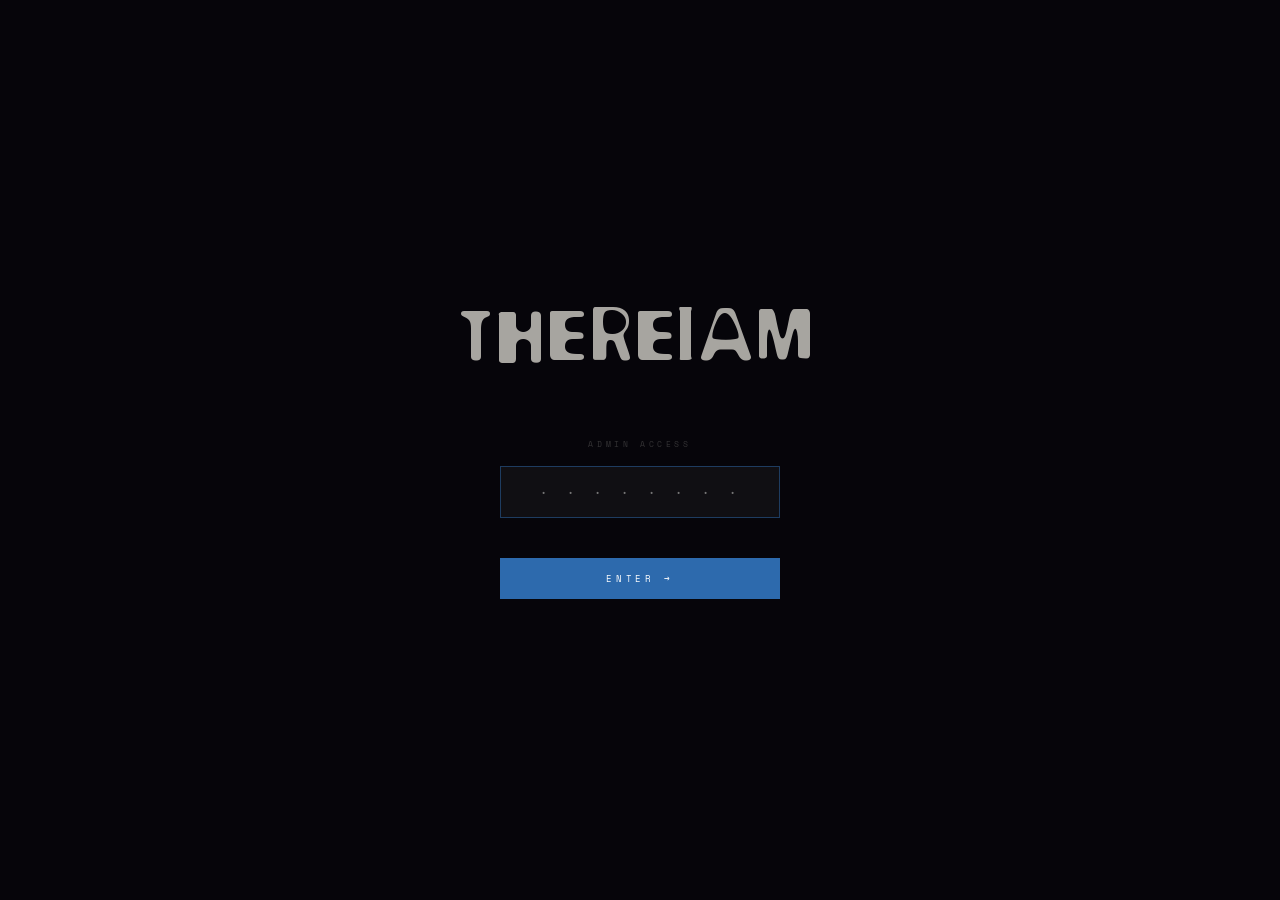
<file: admin.html>
<!DOCTYPE html>
<html lang="en">
<head>
  <meta charset="UTF-8" />
  <meta name="viewport" content="width=device-width, initial-scale=1.0" />
  <title>THEREIAM — Admin</title>
  <link href="https://fonts.googleapis.com/css2?family=Space+Mono&family=DM+Sans:wght@300;400&display=swap" rel="stylesheet" />
  <link rel="stylesheet" href="thereiam-ui.css" />
  <style>
    @font-face {
      font-family: 'Northpoint';
      src: url('North point.ttf') format('truetype');
    }

    *, *::before, *::after { box-sizing: border-box; margin: 0; padding: 0; }

    :root {
      --bg:      #09080d;
      --surface: #111018;
      --border:  rgba(237,233,223,0.07);
      --fg:      #ede9df;
      --dim:     rgba(237,233,223,0.38);
      --muted:   rgba(237,233,223,0.16);
      --blue:    #2d6aad;
      --ember:   #c4962a;
      --green:   #3a9e6a;
      --red:     #b54a3a;
    }

    body {
      background: var(--bg);
      color: var(--fg);
      font-family: 'DM Sans', sans-serif;
      font-weight: 300;
      min-height: 100vh;
    }

    /* ══ PASSWORD SCREEN ══ */
    #pw-screen {
      position: fixed;
      inset: 0;
      background: #06050a;
      z-index: 9999;
      display: flex;
      flex-direction: column;
      align-items: center;
      justify-content: center;
      gap: 0;
    }

    .pw-brand {
      font-family: 'Northpoint', monospace;
      font-size: clamp(32px, 6vw, 64px);
      letter-spacing: 0.1em;
      color: rgba(237,233,223,0.7);
      margin-bottom: 48px;
    }

    .pw-label {
      font-family: 'Space Mono', monospace;
      font-size: 8px;
      letter-spacing: 0.45em;
      text-transform: uppercase;
      color: rgba(237,233,223,0.2);
      margin-bottom: 16px;
    }

    #pw-input {
      width: 280px;
      background: rgba(237,233,223,0.04);
      border: 1px solid rgba(237,233,223,0.1);
      color: var(--fg);
      font-family: 'Space Mono', monospace;
      font-size: 15px;
      letter-spacing: 0.3em;
      padding: 14px 20px;
      text-align: center;
      outline: none;
      transition: border-color 0.2s;
      margin-bottom: 10px;
    }

    #pw-input:focus { border-color: rgba(45,106,173,0.5); }

    #pw-err {
      font-family: 'Space Mono', monospace;
      font-size: 8px;
      letter-spacing: 0.22em;
      color: var(--red);
      height: 16px;
      margin-bottom: 14px;
      text-align: center;
    }

    #pw-submit {
      width: 280px;
      background: var(--blue);
      border: none;
      color: #fff;
      font-family: 'Space Mono', monospace;
      font-size: 9px;
      letter-spacing: 0.4em;
      text-transform: uppercase;
      padding: 14px;
      cursor: pointer;
      transition: background 0.2s;
    }

    #pw-submit:hover { background: #3a7fc7; }

    /* ══ MAIN ADMIN UI (hidden until unlocked) ══ */
    #admin-ui { display: none; }

    /* ── TOP BAR ── */
    .topbar {
      background: var(--surface);
      border-bottom: 1px solid var(--border);
      padding: 16px 40px;
      display: flex;
      align-items: center;
      justify-content: space-between;
      position: sticky;
      top: 0;
      z-index: 100;
    }

    .topbar-brand {
      font-family: 'Northpoint', monospace;
      font-size: 18px;
      letter-spacing: 0.06em;
      color: var(--fg);
      cursor: pointer;
      background: none;
      border: none;
      padding: 0;
      opacity: 0.75;
      transition: opacity 0.2s;
      text-decoration: none;
      display: block;
    }
    .topbar-brand:hover { opacity: 1; }

    .topbar-label {
      font-family: 'Space Mono', monospace;
      font-size: 9px;
      letter-spacing: 0.35em;
      text-transform: uppercase;
      color: var(--muted);
      margin-top: 3px;
    }

    .topbar-actions { display: flex; gap: 12px; align-items: center; }

    .btn {
      font-family: 'Space Mono', monospace;
      font-size: 9px;
      letter-spacing: 0.3em;
      text-transform: uppercase;
      border: 1px solid var(--border);
      background: none;
      color: var(--dim);
      padding: 9px 20px;
      cursor: pointer;
      transition: all 0.25s;
    }

    .btn:hover { border-color: var(--dim); color: var(--fg); }
    .btn-save { background: var(--blue); border-color: var(--blue); color: #fff; }
    .btn-save:hover { background: #3a7fc7; border-color: #3a7fc7; color: #fff; }
    .btn-danger { border-color: rgba(181,74,58,0.4); color: var(--red); }
    .btn-danger:hover { background: rgba(181,74,58,0.12); }

    /* ── LAYOUT ── */
    .layout {
      display: grid;
      grid-template-columns: 200px 1fr;
      min-height: calc(100vh - 57px);
    }

    /* ── SIDEBAR NAV ── */
    .sidenav {
      background: var(--surface);
      border-right: 1px solid var(--border);
      padding: 32px 0;
    }

    .sidenav-item {
      display: block;
      padding: 12px 28px;
      font-family: 'Space Mono', monospace;
      font-size: 9px;
      letter-spacing: 0.28em;
      text-transform: uppercase;
      color: var(--muted);
      cursor: pointer;
      border: none;
      background: none;
      width: 100%;
      text-align: left;
      transition: all 0.2s;
      border-left: 2px solid transparent;
    }

    .sidenav-item:hover { color: var(--fg); }
    .sidenav-item.active { color: var(--fg); border-left-color: var(--blue); background: rgba(45,106,173,0.06); }

    .sidenav-divider {
      border: none;
      border-top: 1px solid var(--border);
      margin: 12px 28px;
    }

    /* ── MAIN PANEL ── */
    .main { padding: 40px 48px; max-width: 920px; }

    .panel { display: none; }
    .panel.active { display: block; }

    .panel-title {
      font-family: 'Space Mono', monospace;
      font-size: 9px;
      letter-spacing: 0.4em;
      text-transform: uppercase;
      color: var(--muted);
      margin-bottom: 32px;
      padding-bottom: 16px;
      border-bottom: 1px solid var(--border);
    }

    /* ── CARDS ── */
    .card {
      background: var(--surface);
      border: 1px solid var(--border);
      padding: 28px;
      margin-bottom: 16px;
    }

    .card-header {
      display: flex;
      align-items: center;
      justify-content: space-between;
      margin-bottom: 20px;
    }

    .card-title {
      font-family: 'Space Mono', monospace;
      font-size: 10px;
      letter-spacing: 0.22em;
      text-transform: uppercase;
      color: var(--fg);
    }

    .card-id { font-family: 'Space Mono', monospace; font-size: 8px; letter-spacing: 0.18em; color: var(--blue); }

    /* ── FIELDS ── */
    .field-row { display: grid; grid-template-columns: 1fr 1fr; gap: 16px; margin-bottom: 14px; }
    .field-row.full { grid-template-columns: 1fr; }
    .field-row.triple { grid-template-columns: 1fr 1fr 1fr; }

    .field { display: flex; flex-direction: column; gap: 7px; }

    .field label {
      font-family: 'Space Mono', monospace;
      font-size: 8px;
      letter-spacing: 0.25em;
      text-transform: uppercase;
      color: var(--muted);
    }

    .field input,
    .field textarea,
    .field select {
      background: rgba(237,233,223,0.04);
      border: 1px solid var(--border);
      color: var(--fg);
      font-family: 'DM Sans', sans-serif;
      font-size: 14px;
      font-weight: 300;
      padding: 10px 14px;
      transition: border-color 0.2s;
      outline: none;
      width: 100%;
    }

    .field input:focus,
    .field textarea:focus { border-color: rgba(45,106,173,0.5); }
    .field textarea { resize: vertical; min-height: 90px; line-height: 1.7; }

    /* image paths */
    .img-paths { display: flex; flex-direction: column; gap: 8px; margin-top: 4px; }

    .img-path-row { display: flex; align-items: center; gap: 10px; }
    .img-path-row input { flex: 1; }

    .img-preview {
      width: 44px;
      height: 44px;
      object-fit: cover;
      border: 1px solid var(--border);
      flex-shrink: 0;
      background: var(--surface);
    }

    /* brand photo row */
    .brand-photo-row {
      display: flex;
      align-items: center;
      gap: 10px;
      margin-bottom: 8px;
      background: rgba(237,233,223,0.02);
      border: 1px solid var(--border);
      padding: 10px 14px;
    }

    .brand-photo-num {
      font-family: 'Space Mono', monospace;
      font-size: 8px;
      color: var(--muted);
      min-width: 22px;
    }

    .brand-photo-row input { flex: 1; background: transparent; border: none; border-bottom: 1px solid var(--border); padding: 6px 0; color: var(--fg); font-family: 'DM Sans', sans-serif; font-size: 13px; outline: none; }
    .brand-photo-row input:focus { border-bottom-color: rgba(45,106,173,0.5); }

    .brand-photo-preview {
      width: 40px;
      height: 40px;
      object-fit: cover;
      border: 1px solid var(--border);
      flex-shrink: 0;
    }

    .drag-handle {
      cursor: grab;
      color: var(--muted);
      font-size: 14px;
      flex-shrink: 0;
      padding: 0 4px;
    }

    /* ── ADD BUTTONS ── */
    .add-btn {
      width: 100%;
      padding: 14px;
      border: 1px dashed rgba(237,233,223,0.12);
      background: none;
      color: var(--muted);
      font-family: 'Space Mono', monospace;
      font-size: 9px;
      letter-spacing: 0.3em;
      text-transform: uppercase;
      cursor: pointer;
      transition: all 0.2s;
      margin-top: 8px;
    }

    .add-btn:hover { border-color: var(--blue); color: var(--blue); }

    /* ── TOAST ── */
    #toast {
      position: fixed;
      bottom: 28px;
      left: 50%;
      transform: translateX(-50%) translateY(20px);
      background: var(--green);
      color: #fff;
      font-family: 'Space Mono', monospace;
      font-size: 9px;
      letter-spacing: 0.3em;
      text-transform: uppercase;
      padding: 12px 28px;
      opacity: 0;
      transition: opacity 0.3s, transform 0.3s;
      pointer-events: none;
      z-index: 9999;
    }

    #toast.show { opacity: 1; transform: translateX(-50%) translateY(0); }

    /* ── UPLOAD LABEL ── */
    .upload-label {
      display: inline-flex;
      align-items: center;
      gap: 5px;
      font-family: 'Space Mono', monospace;
      font-size: 8px;
      letter-spacing: 0.25em;
      text-transform: uppercase;
      color: var(--blue);
      border: 1px solid rgba(45,106,173,0.3);
      padding: 5px 10px;
      cursor: pointer;
      flex-shrink: 0;
      transition: all 0.2s;
      white-space: nowrap;
    }
    .upload-label:hover { background: rgba(45,106,173,0.08); border-color: var(--blue); }
    .upload-label:active { transform: scale(0.96); }

    /* ── PAGES PANEL GRID ── */
    .pages-grid {
      display: grid;
      grid-template-columns: repeat(auto-fill, minmax(260px, 1fr));
      gap: 20px;
    }

    .page-card {
      background: var(--surface);
      border: 1px solid var(--border);
      overflow: hidden;
      transition: border-color 0.2s;
    }
    .page-card:hover { border-color: rgba(237,233,223,0.18); }

    .page-preview-viewport {
      width: 100%;
      aspect-ratio: 16 / 10;
      overflow: hidden;
      position: relative;
      background: #07060a;
      cursor: pointer;
    }

    /* hover overlay — "Edit Content" prompt */
    .page-preview-viewport::after {
      content: 'Edit Content →';
      position: absolute;
      inset: 0;
      background: rgba(9,8,13,0);
      display: flex;
      align-items: center;
      justify-content: center;
      font-family: 'Space Mono', monospace;
      font-size: 9px;
      letter-spacing: 0.35em;
      text-transform: uppercase;
      color: transparent;
      transition: background 0.25s, color 0.25s;
      z-index: 10;
    }
    .page-preview-viewport:hover::after {
      background: rgba(9,8,13,0.52);
      color: rgba(237,233,223,0.75);
    }

    .page-preview-viewport iframe {
      width: 1280px;
      height: 800px;
      border: none;
      pointer-events: none;
      transform-origin: top left;
    }

    .page-card-footer {
      padding: 14px 16px;
      display: flex;
      align-items: center;
      justify-content: space-between;
      border-top: 1px solid var(--border);
    }

    .page-card-name {
      font-family: 'Space Mono', monospace;
      font-size: 9px;
      letter-spacing: 0.25em;
      text-transform: uppercase;
      color: var(--dim);
    }

    .page-card-actions {
      display: flex;
      gap: 8px;
    }

    .page-card-actions a,
    .page-card-actions button {
      font-family: 'Space Mono', monospace;
      font-size: 8px;
      letter-spacing: 0.2em;
      text-transform: uppercase;
      padding: 5px 10px;
      cursor: pointer;
      text-decoration: none;
      transition: all 0.2s;
    }

    .page-card-actions a {
      color: var(--blue);
      border: 1px solid rgba(45,106,173,0.3);
      background: none;
    }
    .page-card-actions a:hover { background: rgba(45,106,173,0.08); }

    .page-card-actions button {
      color: var(--dim);
      border: 1px solid var(--border);
      background: none;
    }
    .page-card-actions button:hover { color: var(--fg); border-color: rgba(237,233,223,0.2); }

    /* ── GUIDE BOX ── */
    .guide {
      background: rgba(45,106,173,0.07);
      border: 1px solid rgba(45,106,173,0.2);
      padding: 20px 24px;
      margin-bottom: 28px;
    }

    .guide p { font-size: 13px; color: var(--dim); line-height: 1.8; }
    .guide strong { color: var(--fg); font-weight: 400; }
    .guide code { font-family: 'Space Mono', monospace; font-size: 11px; background: rgba(237,233,223,0.06); padding: 2px 6px; color: var(--blue); }

    /* ── FOLDER TREE ── */
    .folder-tree {
      font-family: 'Space Mono', monospace;
      font-size: 11px;
      line-height: 2;
      color: var(--dim);
      background: rgba(237,233,223,0.03);
      border: 1px solid var(--border);
      padding: 20px 24px;
      margin-top: 16px;
    }

    .folder-tree .folder { color: var(--ember); }
    .folder-tree .file   { color: var(--fg); }
    .folder-tree .note   { color: var(--muted); }

    /* ── PASSWORD CHANGE ── */
    .pw-change-row { display: flex; gap: 12px; align-items: flex-end; }
    .pw-change-row .field { flex: 1; }

    @media (max-width: 768px) {
      .layout { grid-template-columns: 1fr; }
      .sidenav { display: flex; overflow-x: auto; padding: 0; border-right: none; border-bottom: 1px solid var(--border); }
      .sidenav-item { white-space: nowrap; border-left: none; border-bottom: 2px solid transparent; }
      .sidenav-item.active { border-left-color: transparent; border-bottom-color: var(--blue); }
      .main { padding: 24px; }
      .field-row, .field-row.triple { grid-template-columns: 1fr; }
      .topbar { padding: 14px 20px; }
      #pw-input, #pw-submit { width: 240px; }
    }
  </style>
</head>
<body>

  <!-- ══════════════════════════════════════
       PASSWORD SCREEN
  ══════════════════════════════════════ -->
  <div id="pw-screen">
    <div class="pw-brand">THEREIAM</div>
    <div class="pw-label">Admin Access</div>
    <input id="pw-input" type="password" placeholder="· · · · · · · ·"
      onkeydown="if(event.key==='Enter') checkPw()" autofocus />
    <div id="pw-err"></div>
    <button id="pw-submit" onclick="checkPw()">Enter →</button>
  </div>


  <!-- ══════════════════════════════════════
       ADMIN UI (revealed after password)
  ══════════════════════════════════════ -->
  <div id="admin-ui">

    <!-- TOP BAR -->
    <div class="topbar">
      <div>
        <button class="topbar-brand" onclick="saveAll(); window.location.href='landing-preview.html';" title="Save &amp; return to site">THEREIAM</button>
        <div class="topbar-label">← save &amp; exit to site</div>
      </div>
      <div class="topbar-actions">
        <button class="btn" onclick="lockAdmin()">Lock ↗</button>
        <button class="btn btn-danger" onclick="resetAll()">Reset to defaults</button>
        <button class="btn btn-save" onclick="saveAll()">Save changes →</button>
      </div>
    </div>

    <div class="layout">

      <!-- SIDEBAR -->
      <nav class="sidenav">
        <button class="sidenav-item" data-panel="pages"       onclick="showPanel('pages', this)">Pages</button>
        <hr class="sidenav-divider" />
        <button class="sidenav-item active" data-panel="hoodies"    onclick="showPanel('hoodies', this)">Hoodies</button>
        <button class="sidenav-item" data-panel="brand"       onclick="showPanel('brand', this)">Brand Page</button>
        <hr class="sidenav-divider" />
        <button class="sidenav-item" data-panel="music"       onclick="showPanel('music', this)">Music</button>
        <button class="sidenav-item" data-panel="media"       onclick="showPanel('media', this)">Media Library</button>
        <button class="sidenav-item" data-panel="archive"     onclick="showPanel('archive', this)">Archive</button>
        <button class="sidenav-item" data-panel="sightings"   onclick="showPanel('sightings', this)">Sightings</button>
        <hr class="sidenav-divider" />
        <button class="sidenav-item" data-panel="submissions" onclick="showPanel('submissions', this)">Submissions</button>
        <button class="sidenav-item" data-panel="emails"      onclick="showPanel('emails', this)">Email List</button>
        <hr class="sidenav-divider" />
        <button class="sidenav-item" data-panel="settings"    onclick="showPanel('settings', this)">Settings</button>
        <button class="sidenav-item" data-panel="files"       onclick="showPanel('files', this)">File Guide</button>
      </nav>

      <!-- MAIN -->
      <div class="main">

        <!-- ── PAGES PANEL ── -->
        <div class="panel" id="panel-pages">
          <div class="panel-title">Site Pages</div>
          <div class="guide" style="margin-bottom:28px;">
            <p>Live previews of every page. Click <strong>Open</strong> to view in your browser, or <strong>Edit →</strong> to jump to that panel here in admin.</p>
          </div>
          <div class="pages-grid" id="pages-grid"></div>
        </div>

        <!-- ── HOODIES PANEL ── -->
        <div class="panel active" id="panel-hoodies">
          <div class="panel-title">Pilot Collection — Hoodies</div>

          <div class="guide">
            <p>
              Edit piece names, colorways, and image paths here.
              To <strong>swap an image</strong>, put your new photo in <code>img/</code> and update the path below.
              To <strong>add a new piece</strong>, click the button at the bottom.
              Thumbnails update live as you type.
            </p>
          </div>

          <div id="hoodies-list"></div>
          <button class="add-btn" onclick="addHoodie()">+ Add new hoodie</button>
        </div>

        <!-- ── BRAND PAGE PANEL ── -->
        <div class="panel" id="panel-brand">
          <div class="panel-title">Brand Page — Photo Scroll</div>

          <div class="guide">
            <p>
              These photos flow down the Brand page in an editorial scroll.
              <strong>Add, remove, or reorder</strong> them here — the layout auto-adjusts to look right at any count.
              Put new photos in <code>img/</code> or create a <code>Brand Photos/</code> folder for them.
              Thumbnails update live as you type the path.
            </p>
          </div>

          <div id="brand-list"></div>
          <button class="add-btn" onclick="addBrandPhoto()">+ Add photo</button>
        </div>

        <!-- ── MUSIC PANEL ── -->
        <div class="panel" id="panel-music">
          <div class="panel-title">Music — Track List</div>

          <div class="guide">
            <p>
              Upload audio files directly with the <strong>↑ Upload</strong> button — no file path needed.<br/>
              Or drop files in your <code>Music/</code> folder and type the path manually.<br/>
              Hit <strong>Save changes</strong> to go live on all pages.
            </p>
          </div>

          <div id="music-list"></div>
          <button class="add-btn" onclick="addTrack()">+ Add track</button>
        </div>

        <!-- ── MEDIA LIBRARY PANEL ── -->
        <div class="panel" id="panel-media">
          <div class="panel-title">Media Library</div>

          <div class="guide" style="margin-bottom:24px;">
            <p>
              All files uploaded through admin live here — audio, images, anything.
              Files are stored in the browser's local database (no size limit).
              Delete a file here to free up space.
            </p>
          </div>

          <div style="margin-bottom:20px;">
            <label for="media-upload-any" class="upload-label" style="display:inline-flex;gap:8px;padding:10px 20px;font-size:9px;">
              ↑ &nbsp;Upload Files (any type)
            </label>
            <input type="file" id="media-upload-any" multiple
              accept="audio/*,image/*,video/*,.pdf,.txt,.doc,.docx"
              style="display:none"
              onchange="trUploadMediaLibrary(this)" />
          </div>

          <div id="media-library-list">
            <p style="font-family:'Space Mono',monospace;font-size:9px;color:var(--muted);letter-spacing:0.2em;">Loading…</p>
          </div>
        </div>

        <!-- ── ARCHIVE PANEL ── -->
        <div class="panel" id="panel-archive">
          <div class="panel-title">Archive — Poems & Spoken Word</div>

          <div class="guide">
            <p>
              Edit or add written pieces in the <strong>In Plain Sight</strong> archive.
              Use blank lines to separate stanzas. Press Enter twice for a new paragraph.
            </p>
          </div>

          <div id="archive-list"></div>
          <button class="add-btn" onclick="addPiece()">+ Add archive piece</button>
        </div>

        <!-- ── SIGHTINGS PANEL ── -->
        <div class="panel" id="panel-sightings">
          <div class="panel-title">THEREIAM — Sightings</div>

          <div class="guide">
            <p>
              Every time THEREIAM gets spotted — log it here.
              City and date show on the archive page.
            </p>
          </div>

          <div id="sightings-list"></div>
          <button class="add-btn" onclick="addSighting()">+ Add sighting</button>
        </div>

        <!-- ── SETTINGS PANEL ── -->
        <div class="panel" id="panel-settings">
          <div class="panel-title">Settings</div>

          <div class="guide">
            <p>
              Change the admin password here. The current password is stored only in this file.
              After changing it, the new password takes effect immediately on next lock/unlock.
            </p>
          </div>

          <div class="card">
            <div class="card-header">
              <span class="card-title">Admin Password</span>
            </div>
            <div class="pw-change-row">
              <div class="field">
                <label>New Password</label>
                <input type="password" id="new-pw" placeholder="Enter new password" />
              </div>
              <div class="field">
                <label>Confirm Password</label>
                <input type="password" id="confirm-pw" placeholder="Repeat new password" />
              </div>
              <button class="btn btn-save" style="padding:10px 20px;white-space:nowrap;" onclick="changePassword()">Update →</button>
            </div>
            <p id="pw-change-msg" style="font-family:'Space Mono',monospace;font-size:8px;letter-spacing:0.2em;color:var(--green);margin-top:12px;height:16px;"></p>
          </div>

          <div class="card" style="margin-top:16px;">
            <div class="card-header">
              <span class="card-title">Instagram Handle</span>
            </div>
            <div class="field">
              <label>Handle (with @)</label>
              <input type="text" id="ig-handle" value="" />
            </div>
          </div>
        </div>

        <!-- ── FILE GUIDE PANEL ── -->
        <div class="panel" id="panel-files">
          <div class="panel-title">File & Folder Guide</div>

          <div class="guide">
            <p>
              Everything lives in one folder on your computer.
              Here's exactly where to put new files so the site picks them up automatically.
            </p>
          </div>

          <div class="folder-tree">
            <span class="folder">THEREIAM (Startup)/</span><br/>
            &nbsp;&nbsp;<span class="folder">img/</span>
            &nbsp;<span class="note">← hoodie photos (.jpg or .png)</span><br/>
            &nbsp;&nbsp;&nbsp;&nbsp;<span class="file">hoodie-001IMG_1395.jpg</span><br/>
            &nbsp;&nbsp;&nbsp;&nbsp;<span class="file">... (name them anything, then update the path in Hoodies or Brand tabs)</span><br/>
            <br/>
            &nbsp;&nbsp;<span class="folder">Brand Photos/</span>
            &nbsp;<span class="note">← optional folder for brand-only photos</span><br/>
            &nbsp;&nbsp;&nbsp;&nbsp;<span class="file">brand-photo-001.jpg</span><br/>
            &nbsp;&nbsp;&nbsp;&nbsp;<span class="file">... (create this folder if needed)</span><br/>
            <br/>
            &nbsp;&nbsp;<span class="folder">Music/</span>
            &nbsp;<span class="note">← drop .mp3 or .m4a files here</span><br/>
            &nbsp;&nbsp;&nbsp;&nbsp;<span class="file">plain-sight.mp3</span><br/>
            &nbsp;&nbsp;&nbsp;&nbsp;<span class="file">... (then add them in the Music tab above)</span><br/>
            <br/>
            &nbsp;&nbsp;<span class="folder">logos/</span>
            &nbsp;<span class="note">← logo files (don't rename these)</span><br/>
            &nbsp;&nbsp;&nbsp;&nbsp;<span class="file">THEREIAM LOGO1.png</span> <span class="note">(wordmark)</span><br/>
            &nbsp;&nbsp;&nbsp;&nbsp;<span class="file">THEREIAM LOGO2.png</span> <span class="note">(Mr. Smile)</span><br/>
            <br/>
            &nbsp;&nbsp;<span class="file">admin.html</span> <span class="note">← you are here</span><br/>
            &nbsp;&nbsp;<span class="file">thereiam-content.js</span> <span class="note">← master content file</span><br/>
            &nbsp;&nbsp;<span class="file">landing-preview.html</span><br/>
            &nbsp;&nbsp;<span class="file">page-hoodies.html</span><br/>
            &nbsp;&nbsp;<span class="file">page-brand.html</span><br/>
            &nbsp;&nbsp;<span class="file">page-archive.html</span><br/>
          </div>

          <div style="margin-top:28px;">
            <div class="guide">
              <p>
                To swap logos: replace the files in <code>logos/</code> keeping the
                <strong>exact same filenames</strong>. The site picks them up automatically.
              </p>
            </div>
          </div>
        </div>

        <!-- ── EMAIL LIST PANEL ── -->
        <div class="panel" id="panel-emails">
          <div class="panel-title">Email List</div>

          <div class="guide" style="margin-bottom:24px;">
            <p>
              Email addresses from everyone who submitted work through the site.
              Remove individual addresses with ✕, or copy the full list to paste into any email tool.
            </p>
          </div>

          <div class="card">
            <div class="card-header" style="margin-bottom:16px;">
              <span class="card-title" id="email-count-label">0 addresses</span>
              <button onclick="trCopyEmails()" class="btn">Copy All →</button>
            </div>
            <div id="tr-email-rows">
              <p style="font-family:'Space Mono',monospace;font-size:9px;color:var(--muted);letter-spacing:0.2em;">No emails yet.</p>
            </div>
          </div>
        </div>

        <!-- ── SUBMISSIONS PANEL ── -->
        <div class="panel" id="panel-submissions">
          <div class="panel-title">Submissions</div>

          <div class="guide" style="margin-bottom:28px;">
            <p>
              Work submitted through the site. Use <strong>Add to Section</strong> to publish a piece
              directly into the Archive. Email addresses are collected in the
              <strong>Email List</strong> panel.
            </p>
          </div>

          <!-- Submission Cards -->
          <div style="font-family:'Space Mono',monospace;font-size:8px;letter-spacing:0.4em;text-transform:uppercase;color:var(--dim);margin-bottom:16px;display:flex;align-items:center;justify-content:space-between;">
            <span id="sub-count-label">Submissions</span>
            <button onclick="trClearAllSubs()" style="background:none;border:1px solid rgba(181,74,58,0.3);color:rgba(181,74,58,0.5);font-family:'Space Mono',monospace;font-size:8px;letter-spacing:0.25em;text-transform:uppercase;padding:5px 12px;cursor:pointer;transition:all .2s;" onmouseenter="this.style.color='var(--red)'" onmouseleave="this.style.color='rgba(181,74,58,.5)'">Clear All</button>
          </div>

          <div id="tr-submissions-list">
            <p style="color:var(--muted);font-family:'Space Mono',monospace;font-size:9px;letter-spacing:0.2em;">No submissions yet.</p>
          </div>
        </div>

      </div><!-- /.main -->
    </div><!-- /.layout -->

  </div><!-- /#admin-ui -->

  <div id="toast">Changes saved.</div>

  <script src="thereiam-media-db.js"></script>
  <script src="thereiam-content.js"></script>
  <script src="thereiam-firebase.js"></script>
  <script>
    /* ══════════════════════════════════════════════
       PASSWORD — with rate limiting
    ══════════════════════════════════════════════ */
    const ADMIN_PW_KEY      = 'tr_admin_pw';
    const DEFAULT_PW        = 'THEREIAM';
    const MAX_ATTEMPTS      = 5;
    const LOCKOUT_MS        = 5 * 60 * 1000; // 5 minutes
    const ATTEMPT_KEY       = 'tr_pw_attempts';
    const LOCKOUT_UNTIL_KEY = 'tr_pw_locked_until';

    function getPassword() {
      return localStorage.getItem(ADMIN_PW_KEY) || DEFAULT_PW;
    }

    function getPwAttempts()  { return parseInt(sessionStorage.getItem(ATTEMPT_KEY)  || '0'); }
    function getLockoutUntil(){ return parseInt(sessionStorage.getItem(LOCKOUT_UNTIL_KEY) || '0'); }

    function checkPw() {
      const now = Date.now();
      const locked = getLockoutUntil();

      if (locked && now < locked) {
        const mins = Math.ceil((locked - now) / 60000);
        document.getElementById('pw-err').textContent = `Locked — try again in ${mins} min`;
        return;
      }

      const input = document.getElementById('pw-input').value;

      if (input === getPassword()) {
        // ✓ Correct — clear attempts + unlock
        sessionStorage.removeItem(ATTEMPT_KEY);
        sessionStorage.removeItem(LOCKOUT_UNTIL_KEY);
        sessionStorage.setItem('tr_admin_ok', '1');
        document.getElementById('pw-screen').style.display = 'none';
        document.getElementById('admin-ui').style.display  = 'block';
        document.getElementById('pw-input').value = '';
        document.getElementById('pw-err').textContent = '';
        renderAll();
      } else {
        // ✗ Wrong
        document.getElementById('pw-input').value = '';
        document.getElementById('pw-input').focus();

        const attempts = getPwAttempts() + 1;
        sessionStorage.setItem(ATTEMPT_KEY, attempts);
        const remaining = MAX_ATTEMPTS - attempts;

        if (attempts >= MAX_ATTEMPTS) {
          const until = now + LOCKOUT_MS;
          sessionStorage.setItem(LOCKOUT_UNTIL_KEY, until);
          sessionStorage.setItem(ATTEMPT_KEY, '0');
          document.getElementById('pw-err').textContent = 'Too many attempts — locked for 5 min';
        } else {
          document.getElementById('pw-err').textContent =
            remaining === 1 ? 'Wrong — 1 attempt remaining' : `Wrong — ${remaining} attempts remaining`;
        }
      }
    }

    function lockAdmin() {
      document.getElementById('admin-ui').style.display  = 'none';
      document.getElementById('pw-screen').style.display = 'flex';
      sessionStorage.removeItem('tr_admin_ok');
      setTimeout(() => document.getElementById('pw-input').focus(), 50);
    }

    function changePassword() {
      const np = document.getElementById('new-pw').value.trim();
      const cp = document.getElementById('confirm-pw').value.trim();
      const msg = document.getElementById('pw-change-msg');
      if (!np) { msg.style.color='var(--red)'; msg.textContent='Enter a new password.'; return; }
      if (np !== cp) { msg.style.color='var(--red)'; msg.textContent='Passwords do not match.'; return; }
      localStorage.setItem(ADMIN_PW_KEY, np);
      document.getElementById('new-pw').value = '';
      document.getElementById('confirm-pw').value = '';
      msg.style.color='var(--green)'; msg.textContent='Password updated.';
      setTimeout(() => msg.textContent = '', 3000);
    }

    /* ══════════════════════════════════════════════
       DATA
    ══════════════════════════════════════════════ */
    let DATA = JSON.parse(JSON.stringify(THEREIAM_CONTENT));

    /* ══════════════════════════════════════════════
       PANEL SWITCHING
    ══════════════════════════════════════════════ */
    function showPanel(name, btn) {
      document.querySelectorAll('.panel').forEach(p => p.classList.remove('active'));
      document.querySelectorAll('.sidenav-item').forEach(b => b.classList.remove('active'));
      const panel = document.getElementById('panel-' + name);
      if (panel) panel.classList.add('active');
      if (btn) btn.classList.add('active');
    }

    function goToPanel(name) {
      const navBtn = document.querySelector('.sidenav-item[data-panel="' + name + '"]');
      showPanel(name, navBtn || null);
    }

    /* ══════════════════════════════════════════════
       RENDER FUNCTIONS
    ══════════════════════════════════════════════ */

    // ── HOODIES ──
    function renderHoodies() {
      const el = document.getElementById('hoodies-list');
      if (!DATA.hoodies.length) {
        el.innerHTML = `<p style="font-family:'Space Mono',monospace;font-size:9px;letter-spacing:0.25em;color:var(--muted);padding:20px 0;">No hoodies yet. Add one below.</p>`;
        return;
      }
      el.innerHTML = DATA.hoodies.map((h, i) => `
        <div class="card" id="hoodie-card-${i}">
          <div class="card-header">
            <div>
              <span class="card-title">${h.name || 'Hoodie ' + (i+1)}</span>
              &nbsp;
              <span class="card-id">${h.id}</span>
            </div>
            <div style="display:flex;gap:8px;">
              ${i > 0 ? `<button class="btn" style="padding:6px 10px;font-size:8px;" onclick="moveHoodie(${i},-1)" title="Move up">↑</button>` : ''}
              ${i < DATA.hoodies.length-1 ? `<button class="btn" style="padding:6px 10px;font-size:8px;" onclick="moveHoodie(${i},1)" title="Move down">↓</button>` : ''}
              <button class="btn btn-danger" style="padding:6px 14px;font-size:8px;" onclick="removeHoodie(${i})">Remove</button>
            </div>
          </div>
          <div class="field-row">
            <div class="field">
              <label>Piece Name</label>
              <input type="text" value="${h.name}" onchange="DATA.hoodies[${i}].name = this.value; updateCardTitle(${i})" />
            </div>
            <div class="field">
              <label>ID (e.g. 001)</label>
              <input type="text" value="${h.id}" onchange="DATA.hoodies[${i}].id = this.value" />
            </div>
          </div>
          <div class="field-row">
            <div class="field">
              <label>Colorway</label>
              <input type="text" value="${h.colorway}" onchange="DATA.hoodies[${i}].colorway = this.value" />
            </div>
            <div class="field">
              <label>Graphic / Branding</label>
              <input type="text" value="${h.graphic}" onchange="DATA.hoodies[${i}].graphic = this.value" />
            </div>
          </div>
          <div class="field-row full">
            <div class="field">
              <label>Fit / Material</label>
              <input type="text" value="${h.fit}" onchange="DATA.hoodies[${i}].fit = this.value" />
            </div>
          </div>
          <div class="field">
            <label>Images (3 views) — upload or type path</label>
            <div class="img-paths">
              ${h.images.map((img, j) => `
                <div class="img-path-row">
                  <img class="img-preview" id="img-prev-${i}-${j}" src="${img}" onerror="this.style.opacity=0.15;this.style.background='var(--surface)'" />
                  <input type="text" id="img-path-${i}-${j}" value="${img.startsWith('data:') ? '(uploaded image)' : img}"
                    onchange="DATA.hoodies[${i}].images[${j}] = this.value; document.getElementById('img-prev-${i}-${j}').src = this.value" />
                  <label for="file-h-${i}-${j}" class="upload-label">↑ Upload</label>
                  <input type="file" id="file-h-${i}-${j}" accept="image/*" style="display:none"
                    onchange="trUploadHoodieImg(this, ${i}, ${j})" />
                </div>
              `).join('')}
            </div>
          </div>
        </div>
      `).join('');
    }

    function updateCardTitle(i) {
      const t = document.querySelector(`#hoodie-card-${i} .card-title`);
      if (t) t.textContent = DATA.hoodies[i].name || 'Hoodie ' + (i+1);
    }

    function addHoodie() {
      const nextNum = DATA.hoodies.length + 1;
      const id = String(nextNum).padStart(3, '0');
      DATA.hoodies.push({
        id,
        name: 'New Piece',
        colorway: '',
        graphic: '',
        fit: 'XL Baggy · Heavy Fleece',
        images: ['img/', 'img/', 'img/']
      });
      renderHoodies();
      const cards = document.querySelectorAll('#hoodies-list .card');
      if (cards.length) cards[cards.length-1].scrollIntoView({ behavior:'smooth', block:'center' });
    }

    function removeHoodie(i) {
      if (!confirm(`Remove "${DATA.hoodies[i].name || 'this hoodie'}"?`)) return;
      DATA.hoodies.splice(i, 1);
      renderHoodies();
    }

    function moveHoodie(i, dir) {
      const j = i + dir;
      if (j < 0 || j >= DATA.hoodies.length) return;
      [DATA.hoodies[i], DATA.hoodies[j]] = [DATA.hoodies[j], DATA.hoodies[i]];
      renderHoodies();
    }

    // ── BRAND PHOTOS ──
    function renderBrand() {
      const el = document.getElementById('brand-list');
      const photos = DATA.brandPhotos || [];
      if (!photos.length) {
        el.innerHTML = `<p style="font-family:'Space Mono',monospace;font-size:9px;letter-spacing:0.25em;color:var(--muted);padding:20px 0;">No photos yet. Add one below.</p>`;
        return;
      }
      el.innerHTML = photos.map((src, i) => `
        <div class="brand-photo-row" id="bp-row-${i}">
          <span class="brand-photo-num">${String(i+1).padStart(2,'0')}</span>
          <img class="brand-photo-preview" id="bp-img-${i}" src="${src}" onerror="this.style.opacity=0.1" />
          <input type="text" id="bp-path-${i}" value="${src.startsWith('data:') ? '(uploaded image)' : src}"
            onchange="DATA.brandPhotos[${i}] = this.value; document.getElementById('bp-img-${i}').src = this.value" />
          <label for="file-bp-${i}" class="upload-label" style="font-size:7px;padding:4px 8px;">↑</label>
          <input type="file" id="file-bp-${i}" accept="image/*" style="display:none"
            onchange="trUploadBrandImg(this, ${i})" />
          <button class="btn" style="padding:5px 8px;font-size:10px;flex-shrink:0;" ${i===0?'disabled':''} onclick="moveBrandPhoto(${i},-1)" title="Move up">↑</button>
          <button class="btn" style="padding:5px 8px;font-size:10px;flex-shrink:0;" ${i===photos.length-1?'disabled':''} onclick="moveBrandPhoto(${i},1)" title="Move down">↓</button>
          <button class="btn btn-danger" style="padding:5px 10px;font-size:8px;flex-shrink:0;" onclick="removeBrandPhoto(${i})">✕</button>
        </div>
      `).join('');
    }

    function addBrandPhoto() {
      if (!DATA.brandPhotos) DATA.brandPhotos = [];
      DATA.brandPhotos.push('img/');
      renderBrand();
      const rows = document.querySelectorAll('.brand-photo-row');
      if (rows.length) {
        rows[rows.length-1].scrollIntoView({ behavior:'smooth', block:'center' });
        rows[rows.length-1].querySelector('input').focus();
      }
    }

    function removeBrandPhoto(i) {
      DATA.brandPhotos.splice(i, 1);
      renderBrand();
    }

    function moveBrandPhoto(i, dir) {
      const j = i + dir;
      if (j < 0 || j >= DATA.brandPhotos.length) return;
      [DATA.brandPhotos[i], DATA.brandPhotos[j]] = [DATA.brandPhotos[j], DATA.brandPhotos[i]];
      renderBrand();
    }

    // ── MUSIC ──
    function renderMusic() {
      const el = document.getElementById('music-list');
      if (!DATA.music.length) {
        el.innerHTML = `<p style="font-family:'Space Mono',monospace;font-size:9px;letter-spacing:0.25em;color:var(--muted);padding:20px 0;">No tracks yet. Add one below.</p>`;
        return;
      }
      el.innerHTML = DATA.music.map((t, i) => `
        <div class="card" id="music-card-${i}">
          <div class="card-header">
            <div style="display:flex;align-items:center;gap:12px;">
              <span class="card-title">${t.title || 'Track ' + (i+1)}</span>
              <span id="music-stored-${i}" style="font-family:'Space Mono',monospace;font-size:7px;letter-spacing:0.25em;text-transform:uppercase;color:var(--green);display:none;">● stored</span>
            </div>
            <button class="btn btn-danger" style="padding:6px 14px;font-size:8px;" onclick="removeTrack(${i})">Remove</button>
          </div>
          <div class="field-row triple">
            <div class="field">
              <label>Track Title</label>
              <input type="text" value="${t.title}" onchange="DATA.music[${i}].title = this.value; document.querySelector('#music-card-${i} .card-title').textContent = this.value || 'Track ${i+1}'" />
            </div>
            <div class="field">
              <label>Artist</label>
              <input type="text" value="${t.artist}" onchange="DATA.music[${i}].artist = this.value" />
            </div>
            <div class="field">
              <label>Duration (e.g. 3:42)</label>
              <input type="text" value="${t.dur}" onchange="DATA.music[${i}].dur = this.value" />
            </div>
          </div>
          <div class="field-row full">
            <div class="field">
              <label>Audio File — upload directly or type path</label>
              <div style="display:flex;gap:8px;align-items:center;margin-top:2px;">
                <input type="text" id="music-path-${i}" value="${t.file}"
                  onchange="DATA.music[${i}].file = this.value" style="flex:1;" />
                <label for="file-music-${i}" class="upload-label">↑ Upload Audio</label>
                <input type="file" id="file-music-${i}" accept="audio/*"
                  style="display:none" onchange="trUploadAudio(this, ${i})" />
              </div>
              <audio id="audio-preview-${i}" controls style="margin-top:10px;width:100%;height:32px;display:none;opacity:0.7;"></audio>
            </div>
          </div>
        </div>
      `).join('');

      // Check which tracks are already stored in IndexedDB and show indicators
      DATA.music.forEach((t, i) => {
        if (t.file) {
          TRDB.has(t.file).then(found => {
            const badge = document.getElementById('music-stored-' + i);
            if (badge) badge.style.display = found ? 'inline' : 'none';
            if (found) {
              TRDB.getBlobUrl(t.file).then(url => {
                const preview = document.getElementById('audio-preview-' + i);
                if (preview && url) { preview.src = url; preview.style.display = 'block'; }
              });
            }
          });
        }
      });
    }

    // ── ARCHIVE ──
    function renderArchive() {
      const el = document.getElementById('archive-list');
      el.innerHTML = DATA.archive.map((p, i) => `
        <div class="card">
          <div class="card-header">
            <span class="card-title">${p.title || 'Piece ' + (i+1)}</span>
            <button class="btn btn-danger" style="padding:6px 14px;font-size:8px;" onclick="removePiece(${i})">Remove</button>
          </div>
          <div class="field-row">
            <div class="field">
              <label>Title</label>
              <input type="text" value="${p.title}" onchange="DATA.archive[${i}].title = this.value" />
            </div>
            <div class="field">
              <label>Type</label>
              <select onchange="DATA.archive[${i}].type = this.value">
                <option ${p.type==='Poetry'?'selected':''}>Poetry</option>
                <option ${p.type==='Spoken Word'?'selected':''}>Spoken Word</option>
                <option ${p.type==='Photography'?'selected':''}>Photography</option>
              </select>
            </div>
          </div>
          <div class="field-row">
            <div class="field">
              <label>Author</label>
              <input type="text" value="${p.author}" onchange="DATA.archive[${i}].author = this.value" />
            </div>
            <div class="field">
              <label>Date (e.g. April 2026)</label>
              <input type="text" value="${p.date}" onchange="DATA.archive[${i}].date = this.value" />
            </div>
          </div>
          <div class="field-row full">
            <div class="field">
              <label>Text (blank lines between stanzas)</label>
              <textarea onchange="DATA.archive[${i}].excerpt = this.value">${p.excerpt}</textarea>
            </div>
          </div>
        </div>
      `).join('');
    }

    // ── SIGHTINGS ──
    function renderSightings() {
      const el = document.getElementById('sightings-list');
      el.innerHTML = DATA.sightings.map((s, i) => `
        <div class="card">
          <div class="card-header">
            <span class="card-title">${s.city || 'Sighting ' + (i+1)}</span>
            <button class="btn btn-danger" style="padding:6px 14px;font-size:8px;" onclick="removeSighting(${i})">Remove</button>
          </div>
          <div class="field-row triple">
            <div class="field">
              <label>City</label>
              <input type="text" value="${s.city}" onchange="DATA.sightings[${i}].city = this.value" />
            </div>
            <div class="field">
              <label>Date</label>
              <input type="text" value="${s.date}" onchange="DATA.sightings[${i}].date = this.value" />
            </div>
            <div class="field">
              <label>Type</label>
              <select onchange="DATA.sightings[${i}].type = this.value">
                <option ${s.type==='wordmark'?'selected':''} value="wordmark">Wordmark</option>
                <option ${s.type==='stacked'?'selected':''} value="stacked">Wordmark + Smile</option>
                <option ${s.type==='smiley'?'selected':''} value="smiley">Smile only</option>
              </select>
            </div>
          </div>
        </div>
      `).join('');
    }

    // ── SETTINGS ──
    function renderSettings() {
      const igEl = document.getElementById('ig-handle');
      if (igEl) igEl.value = DATA.instagram || '@__thereiam';
    }

    /* ══════════════════════════════════════════════
       ADD / REMOVE
    ══════════════════════════════════════════════ */
    function addTrack() {
      DATA.music.push({ title: '', artist: 'ete', file: 'Music/', dur: '—' });
      renderMusic();
      const cards = document.querySelectorAll('#music-list .card');
      if (cards.length) cards[cards.length-1].scrollIntoView({ behavior:'smooth', block:'center' });
    }

    function removeTrack(i) { DATA.music.splice(i, 1); renderMusic(); }

    function addPiece() {
      const id = 'a' + (DATA.archive.length + 1);
      DATA.archive.push({ id, type: 'Poetry', title: '', author: '', date: '', excerpt: '' });
      renderArchive();
    }

    function removePiece(i) { DATA.archive.splice(i, 1); renderArchive(); }

    function addSighting() {
      const id = 's' + (DATA.sightings.length + 1);
      DATA.sightings.push({ id, city: '', date: '', type: 'wordmark' });
      renderSightings();
    }

    function removeSighting(i) { DATA.sightings.splice(i, 1); renderSightings(); }

    /* ══════════════════════════════════════════════
       SAVE / RESET
    ══════════════════════════════════════════════ */
    function saveAll() {
      // Capture instagram from settings field
      const igEl = document.getElementById('ig-handle');
      if (igEl) DATA.instagram = igEl.value;

      // Save locally (instant, works offline)
      localStorage.setItem('tr_content_overrides', JSON.stringify(DATA));
      localStorage.setItem('tr_tracks_override', JSON.stringify(DATA.music));

      // Save to cloud (shows up for EVERYONE on every device)
      if (window.THEREIAM_CLOUD) {
        showToast('Saving to cloud…');
        THEREIAM_CLOUD.write(DATA).then(function() {
          showToast('✓ Saved — live on all devices now.');
        }).catch(function(err) {
          showToast('Cloud error: ' + (err.message || 'check Firebase rules'));
          console.error('Firebase write failed:', err);
        });
      } else {
        showToast('Changes saved locally.');
      }
    }

    function resetAll() {
      if (!confirm('Reset everything to the original defaults? Your edits will be lost.')) return;
      localStorage.removeItem('tr_content_overrides');
      localStorage.removeItem('tr_tracks_override');
      DATA = JSON.parse(JSON.stringify(THEREIAM_CONTENT));
      renderAll();
      showToast('Reset to defaults.');
    }

    function showToast(msg) {
      const t = document.getElementById('toast');
      t.textContent = msg;
      t.classList.add('show');
      setTimeout(() => t.classList.remove('show'), 2800);
    }

    /* ══════════════════════════════════════════════
       INIT
    ══════════════════════════════════════════════ */
    /* ══════════════════════════════════════════════
       PAGES PREVIEW
    ══════════════════════════════════════════════ */
    const SITE_PAGES = [
      { file: 'landing-preview.html', label: 'Landing — In Plain Sight', panel: 'pages'    },
      { file: 'page-hoodies.html',    label: 'The Collection',            panel: 'hoodies'  },
      { file: 'page-brand.html',      label: 'The Brand',                 panel: 'brand'    },
      { file: 'page-archive.html',    label: 'Archive',                   panel: 'archive'  },
      { file: 'page-mystery.html',    label: 'Origin',                    panel: 'archive'  },
    ];

    function renderPages() {
      const grid = document.getElementById('pages-grid');
      // Calculate iframe scale based on card width (≈280px visible / 1280px iframe)
      const scale = 0.218;
      const vpH   = Math.round(1280 * (10/16)); // 800px

      grid.innerHTML = SITE_PAGES.map((pg, idx) => `
        <div class="page-card">
          <div class="page-preview-viewport" style="height:${Math.round(280 * (10/16))}px;" onclick="goToPanel('${pg.panel}')" title="Edit ${pg.label}">
            <iframe
              id="pg-frame-${idx}"
              src="${pg.file}"
              style="transform:scale(${scale});width:1280px;height:${vpH}px;pointer-events:none;"
              sandbox="allow-same-origin allow-scripts"
              loading="lazy"
              title="${pg.label}">
            </iframe>
          </div>
          <div class="page-card-footer">
            <span class="page-card-name">${pg.label}</span>
            <div class="page-card-actions">
              <button onclick="goToPanel('${pg.panel}')">Edit →</button>
              <a href="${pg.file}" target="_blank">Open ↗</a>
            </div>
          </div>
        </div>
      `).join('');
    }

    /* ══════════════════════════════════════════════
       CLOUDINARY UPLOAD HELPER
    ══════════════════════════════════════════════ */
    const CLD_CLOUD  = 'dldobufsx';
    const CLD_PRESET = 'THEREIAM';

    async function uploadToCloudinary(file) {
      const fd = new FormData();
      fd.append('file', file);
      fd.append('upload_preset', CLD_PRESET);
      fd.append('folder', 'thereiam');
      const r = await fetch('https://api.cloudinary.com/v1_1/' + CLD_CLOUD + '/auto/upload', {
        method: 'POST', body: fd
      });
      const data = await r.json();
      if (data.error) throw new Error(data.error.message);
      return data.secure_url; // permanent public URL, works on every device
    }

    /* ══════════════════════════════════════════════
       IMAGE UPLOAD
    ══════════════════════════════════════════════ */
    async function trUploadHoodieImg(input, hi, ii) {
      const file = input.files[0];
      if (!file) return;
      showToast('Uploading image…');
      try {
        const url = await uploadToCloudinary(file);
        DATA.hoodies[hi].images[ii] = url;
        const prev = document.getElementById('img-prev-' + hi + '-' + ii);
        const path = document.getElementById('img-path-' + hi + '-' + ii);
        if (prev) { prev.src = url; prev.style.opacity = 1; }
        if (path) path.value = url;
        showToast('✓ Image live — hit Save changes.');
      } catch(e) { showToast('Upload failed: ' + e.message); }
    }

    async function trUploadBrandImg(input, i) {
      const file = input.files[0];
      if (!file) return;
      showToast('Uploading photo…');
      try {
        const url = await uploadToCloudinary(file);
        DATA.brandPhotos[i] = url;
        const prev = document.getElementById('bp-img-' + i);
        const path = document.getElementById('bp-path-' + i);
        if (prev) { prev.src = url; prev.style.opacity = 1; }
        if (path) path.value = url;
        showToast('✓ Photo live — hit Save changes.');
      } catch(e) { showToast('Upload failed: ' + e.message); }
    }

    /* ── Audio upload for music track → Cloudinary ── */
    async function trUploadAudio(input, i) {
      const file = input.files[0];
      if (!file) return;
      showToast('Uploading audio to cloud…');
      try {
        const url = await uploadToCloudinary(file);
        DATA.music[i].file = url; // permanent public URL — works on every device
        const pathEl = document.getElementById('music-path-' + i);
        if (pathEl) pathEl.value = url;
        const badge = document.getElementById('music-stored-' + i);
        if (badge) { badge.style.display = 'inline'; badge.textContent = '☁ cloud'; }
        const preview = document.getElementById('audio-preview-' + i);
        if (preview) { preview.src = url; preview.style.display = 'block'; }
        saveAll();
        showToast('✓ Audio live on all devices.');
      } catch(e) {
        showToast('Upload failed: ' + e.message);
      }
    }

    /* ── Media Library upload → Cloudinary ── */
    async function trUploadMediaLibrary(input) {
      const files = Array.from(input.files);
      if (!files.length) return;
      showToast('Uploading ' + files.length + ' file(s) to cloud…');
      try {
        const urls = [];
        for (const file of files) {
          const url = await uploadToCloudinary(file);
          urls.push({ name: file.name, url });
          await TRDB.put(file.name, file); // keep local copy too
        }
        showToast('✓ ' + files.length + ' file(s) live in cloud.');
        renderMediaLibrary();
      } catch (e) {
        showToast('Upload failed — ' + e.message);
      }
      input.value = '';
    }

    /* ── Render Media Library panel ── */
    async function renderMediaLibrary() {
      const el = document.getElementById('media-library-list');
      if (!el) return;
      const files = await TRDB.list();
      if (!files.length) {
        el.innerHTML = '<p style="font-family:\'Space Mono\',monospace;font-size:9px;color:var(--muted);letter-spacing:0.2em;">No files uploaded yet.</p>';
        return;
      }
      // Sort by stored date descending
      files.sort((a, b) => (b.stored || 0) - (a.stored || 0));

      el.innerHTML = files.map(f => {
        const kb   = (f.size / 1024).toFixed(0);
        const mb   = (f.size / (1024*1024)).toFixed(1);
        const size = f.size > 1024*1024 ? mb + ' MB' : kb + ' KB';
        const isAudio = f.type.startsWith('audio/');
        const isImage = f.type.startsWith('image/');
        const date  = f.stored ? new Date(f.stored).toLocaleDateString('en-US', { month:'short', day:'numeric' }) : '—';
        const typeTag = f.type.split('/')[1] || f.type;
        return `
          <div style="display:flex;align-items:center;gap:12px;padding:14px 16px;border:1px solid var(--border);margin-bottom:8px;background:rgba(237,233,223,0.015);">
            <span style="font-size:18px;flex-shrink:0;">${isAudio ? '♫' : isImage ? '◻' : '◈'}</span>
            <div style="flex:1;min-width:0;">
              <div style="font-family:'Space Mono',monospace;font-size:10px;color:var(--fg);white-space:nowrap;overflow:hidden;text-overflow:ellipsis;">${f.name}</div>
              <div style="font-family:'Space Mono',monospace;font-size:8px;color:var(--muted);margin-top:3px;letter-spacing:0.15em;">${typeTag.toUpperCase()} &nbsp;·&nbsp; ${size} &nbsp;·&nbsp; ${date}</div>
              ${isAudio ? `<div id="ml-preview-wrap-${encodeURIComponent(f.name)}" style="margin-top:8px;"></div>` : ''}
              ${isImage ? `<div id="ml-preview-wrap-${encodeURIComponent(f.name)}" style="margin-top:8px;"></div>` : ''}
            </div>
            <div style="display:flex;gap:8px;flex-shrink:0;">
              ${isAudio ? `<button onclick="mlPlayAudio('${f.name}')" style="background:none;border:1px solid rgba(196,150,42,0.3);color:rgba(196,150,42,0.7);font-family:'Space Mono',monospace;font-size:8px;letter-spacing:0.2em;text-transform:uppercase;padding:5px 10px;cursor:pointer;transition:all .2s;" onmouseenter="this.style.color='var(--ember)'" onmouseleave="this.style.color='rgba(196,150,42,.7)'">▶ Play</button>` : ''}
              <button onclick="mlDeleteFile('${f.name}')" style="background:none;border:1px solid rgba(181,74,58,0.2);color:rgba(181,74,58,0.45);font-family:'Space Mono',monospace;font-size:8px;letter-spacing:0.2em;text-transform:uppercase;padding:5px 10px;cursor:pointer;transition:all .2s;" onmouseenter="this.style.color='var(--red)'" onmouseleave="this.style.color='rgba(181,74,58,.45)'">Delete</button>
            </div>
          </div>`;
      }).join('');

      // Load image previews
      for (const f of files) {
        if (f.type.startsWith('image/')) {
          const wrap = document.getElementById('ml-preview-wrap-' + encodeURIComponent(f.name));
          if (wrap) {
            TRDB.getBlobUrl(f.name).then(url => {
              if (url) wrap.innerHTML = `<img src="${url}" style="max-height:60px;max-width:100%;opacity:0.75;display:block;" />`;
            });
          }
        }
      }
    }

    let _mlAudio = null;
    async function mlPlayAudio(name) {
      const url = await TRDB.getBlobUrl(name);
      if (!url) { showToast('File not found.'); return; }
      if (_mlAudio) { _mlAudio.pause(); _mlAudio = null; }
      _mlAudio = new Audio(url);
      _mlAudio.volume = 0.8;
      _mlAudio.play();
      showToast('Playing: ' + name);
    }

    async function mlDeleteFile(name) {
      if (!confirm('Delete "' + name + '" from the media library?')) return;
      await TRDB.delete(name);
      showToast('Deleted.');
      renderMediaLibrary();
      renderMusic(); // refresh stored badges on music panel
    }

    function renderAll() {
      renderPages();
      renderHoodies();
      renderBrand();
      renderMusic();
      renderArchive();
      renderSightings();
      renderSettings();
      renderSubmissions(); // also calls renderEmailList internally
      renderMediaLibrary();
    }

    /* ══════════════════════════════════════════════
       SUBMISSIONS
    ══════════════════════════════════════════════ */
    function getSubmissions() {
      try { return JSON.parse(localStorage.getItem('tr_submissions') || '[]'); }
      catch(e) { return []; }
    }

    function saveSubmissions(arr) {
      localStorage.setItem('tr_submissions', JSON.stringify(arr));
    }

    function renderSubmissions() {
      const subs = getSubmissions();

      const countLbl = document.getElementById('sub-count-label');
      if (countLbl) countLbl.textContent = `Submissions (${subs.length})`;

      renderEmailList();

      const container = document.getElementById('tr-submissions-list');
      if (!container) return;
      if (subs.length === 0) {
        container.innerHTML = '<p style="color:var(--muted);font-family:\'Space Mono\',monospace;font-size:9px;letter-spacing:0.2em;">No submissions yet.</p>';
        return;
      }

      container.innerHTML = subs.map((s, i) => {
        const date = new Date(s.timestamp).toLocaleDateString('en-US', { month:'short', day:'numeric', year:'numeric' });
        const filesHTML = (s.files || []).map(f => {
          const isImg = f.type && f.type.startsWith('image/') && f.data;
          return isImg
            ? `<div style="margin-top:8px;"><img src="${f.data}" style="max-width:100%;max-height:180px;display:block;opacity:0.85;" /></div><div style="font-family:'Space Mono',monospace;font-size:8px;color:var(--muted);margin-top:4px;letter-spacing:0.1em;">${f.name}</div>`
            : `<div style="font-family:'Space Mono',monospace;font-size:9px;color:var(--dim);padding:8px 12px;background:rgba(237,233,223,0.03);border:1px solid var(--border);margin-top:6px;letter-spacing:0.1em;">📎 ${f.name} <span style="opacity:0.5;">(${(f.size/1024).toFixed(0)}kb)</span></div>`;
        }).join('');

        return `
        <div id="sub-card-${i}" style="border:1px solid var(--border);padding:24px;margin-bottom:16px;background:rgba(237,233,223,0.015);">
          <div style="display:flex;justify-content:space-between;align-items:flex-start;gap:12px;flex-wrap:wrap;margin-bottom:16px;">
            <div>
              <div style="font-size:14px;font-weight:500;color:var(--fg);margin-bottom:4px;">${s.name}</div>
              <div style="font-family:'Space Mono',monospace;font-size:9px;color:var(--dim);letter-spacing:0.15em;">${s.email || '(no email)'}</div>
            </div>
            <div style="text-align:right;">
              <div style="font-family:'Space Mono',monospace;font-size:8px;color:var(--muted);letter-spacing:0.2em;text-transform:uppercase;">${s.category || '—'}</div>
              <div style="font-family:'Space Mono',monospace;font-size:8px;color:rgba(237,233,223,0.12);margin-top:4px;">${date}</div>
            </div>
          </div>
          ${s.note ? `<div style="font-style:italic;color:var(--dim);font-size:13px;margin-bottom:14px;line-height:1.5;border-left:2px solid var(--border);padding-left:14px;">"${s.note}"</div>` : ''}
          ${filesHTML}
          <div style="display:flex;justify-content:flex-end;margin-top:18px;">
            <button onclick="trDeleteSub(${i})" style="background:none;border:1px solid rgba(181,74,58,0.2);color:rgba(181,74,58,0.4);font-family:'Space Mono',monospace;font-size:8px;letter-spacing:0.25em;text-transform:uppercase;padding:7px 14px;cursor:pointer;transition:all .2s;" onmouseenter="this.style.color='var(--red)'" onmouseleave="this.style.color='rgba(181,74,58,.4)'">Delete</button>
          </div>
        </div>`;
      }).join('');
    }

    /* ── Email List: row-by-row with individual delete ── */
    function getEmailRemoved() {
      try { return JSON.parse(localStorage.getItem('tr_email_removed') || '[]'); } catch(e) { return []; }
    }
    function saveEmailRemoved(arr) { localStorage.setItem('tr_email_removed', JSON.stringify(arr)); }

    function renderEmailList() {
      const subs    = getSubmissions();
      const removed = getEmailRemoved();
      // Pull emails from submissions only; filter out ones the user has removed
      const all = [...new Set(subs.map(s => s.email).filter(Boolean))]
        .filter(e => !removed.includes(e))
        .sort();

      const rows = document.getElementById('tr-email-rows');
      const lbl  = document.getElementById('email-count-label');
      if (lbl) lbl.textContent = `${all.length} address${all.length === 1 ? '' : 'es'}`;
      if (!rows) return;

      if (all.length === 0) {
        rows.innerHTML = '<p style="font-family:\'Space Mono\',monospace;font-size:9px;color:var(--muted);letter-spacing:0.2em;">No emails yet.</p>';
        return;
      }

      rows.innerHTML = all.map(email => `
        <div style="display:flex;align-items:center;justify-content:space-between;padding:10px 14px;border:1px solid var(--border);margin-bottom:6px;background:rgba(237,233,223,0.015);">
          <span style="font-family:'Space Mono',monospace;font-size:11px;color:var(--dim);letter-spacing:0.06em;">${email}</span>
          <button onclick="trRemoveEmail('${email.replace(/'/g,"\\'")}')"
            style="background:none;border:none;color:rgba(181,74,58,0.35);font-size:13px;cursor:pointer;padding:2px 6px;line-height:1;transition:color .2s;"
            onmouseenter="this.style.color='var(--red)'" onmouseleave="this.style.color='rgba(181,74,58,.35)'"
            title="Remove from list">✕</button>
        </div>`).join('');
    }

    function trRemoveEmail(email) {
      const removed = getEmailRemoved();
      if (!removed.includes(email)) removed.push(email);
      saveEmailRemoved(removed);
      renderEmailList();
      showToast('Email removed from list.');
    }

    function trCopyEmails() {
      const subs    = getSubmissions();
      const removed = getEmailRemoved();
      const all = [...new Set(subs.map(s => s.email).filter(Boolean))]
        .filter(e => !removed.includes(e)).sort();
      if (!all.length) { showToast('No emails yet.'); return; }
      const text = all.join('\n');
      try {
        navigator.clipboard.writeText(text).then(() => showToast('Emails copied!'));
      } catch(e) {
        const ta = document.createElement('textarea');
        ta.value = text; document.body.appendChild(ta); ta.select();
        document.execCommand('copy'); document.body.removeChild(ta);
        showToast('Emails copied!');
      }
    }

    function trDeleteSub(i) {
      if (!confirm('Remove this submission?')) return;
      const subs = getSubmissions();
      subs.splice(i, 1);
      saveSubmissions(subs);
      renderSubmissions();
      showToast('Submission removed.');
    }

    function trClearAllSubs() {
      if (!confirm('Delete ALL submissions? This cannot be undone.')) return;
      localStorage.removeItem('tr_submissions');
      renderSubmissions();
      showToast('All submissions cleared.');
    }

    // Auto-unlock if already authenticated this session
    if (sessionStorage.getItem('tr_admin_ok') === '1') {
      document.getElementById('pw-screen').style.display = 'none';
      document.getElementById('admin-ui').style.display  = 'block';
      renderAll();
    }
  </script>
</body>
</html>
</file>
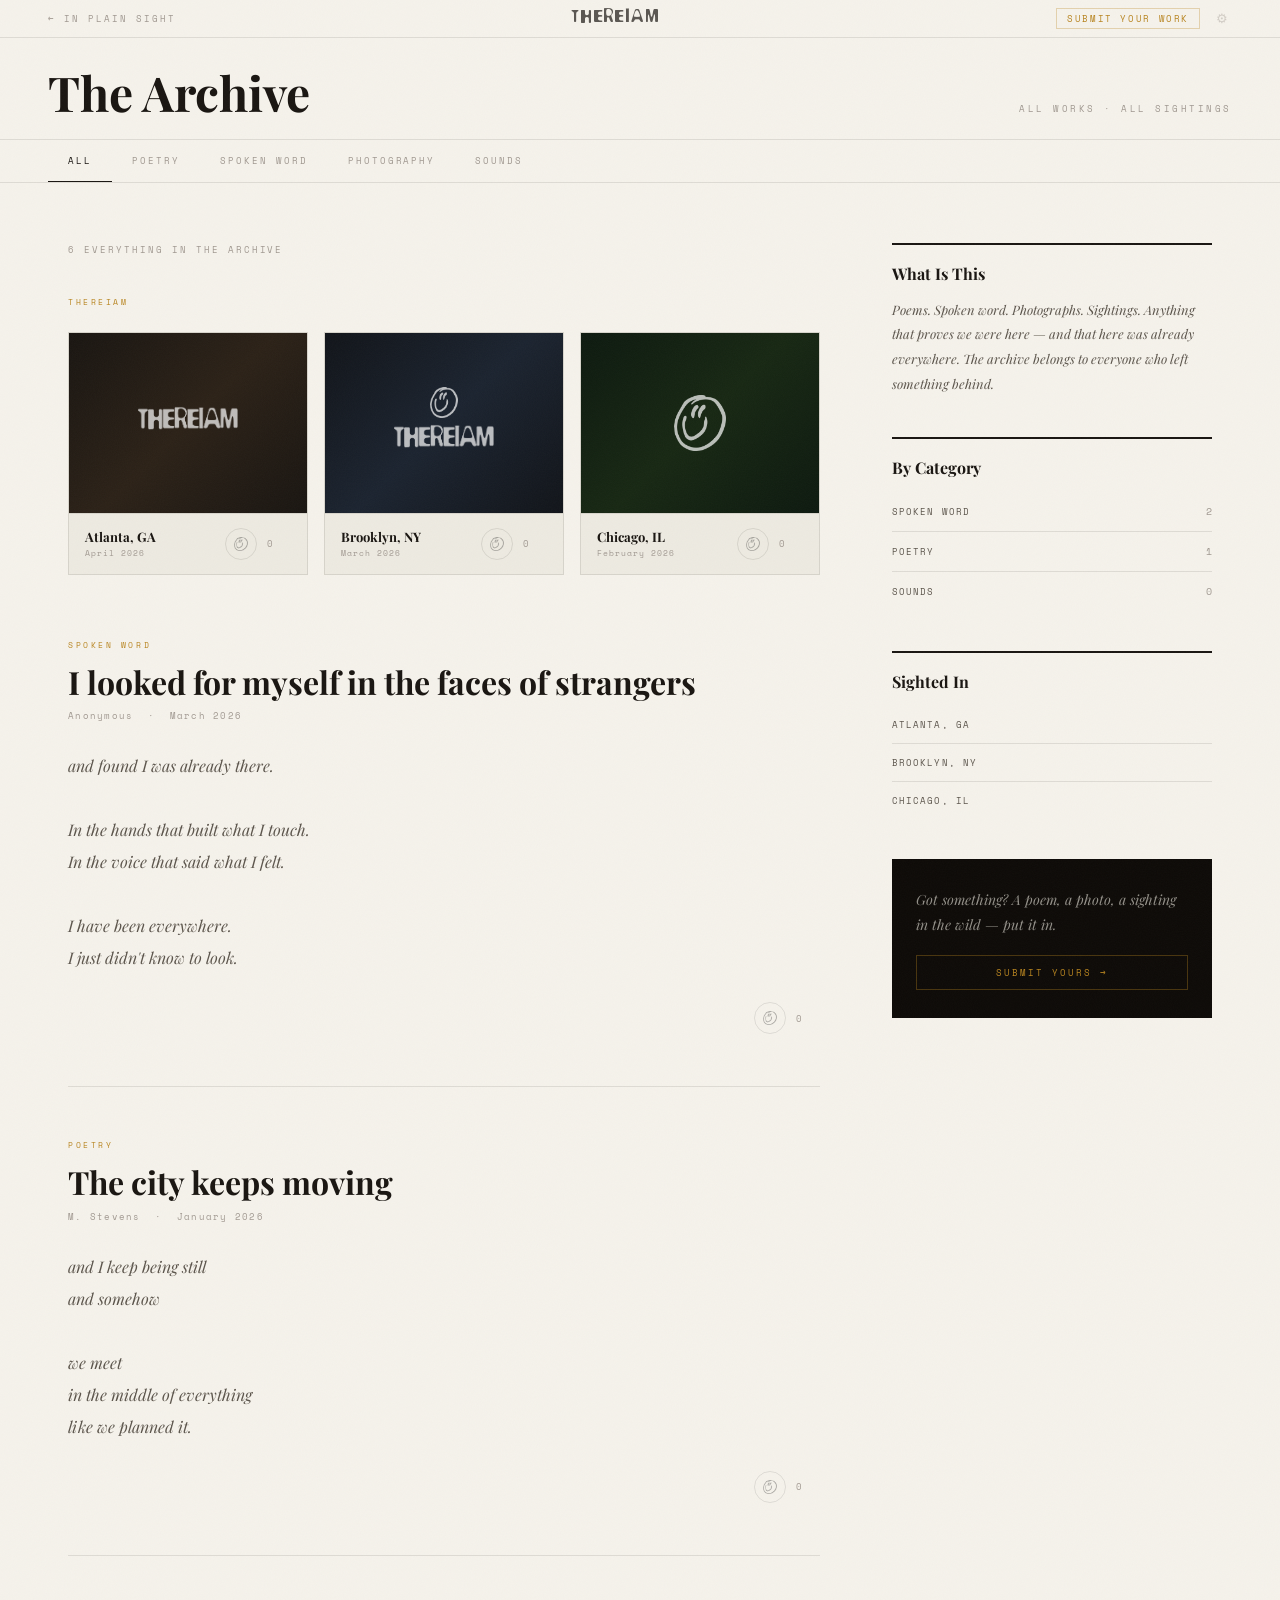
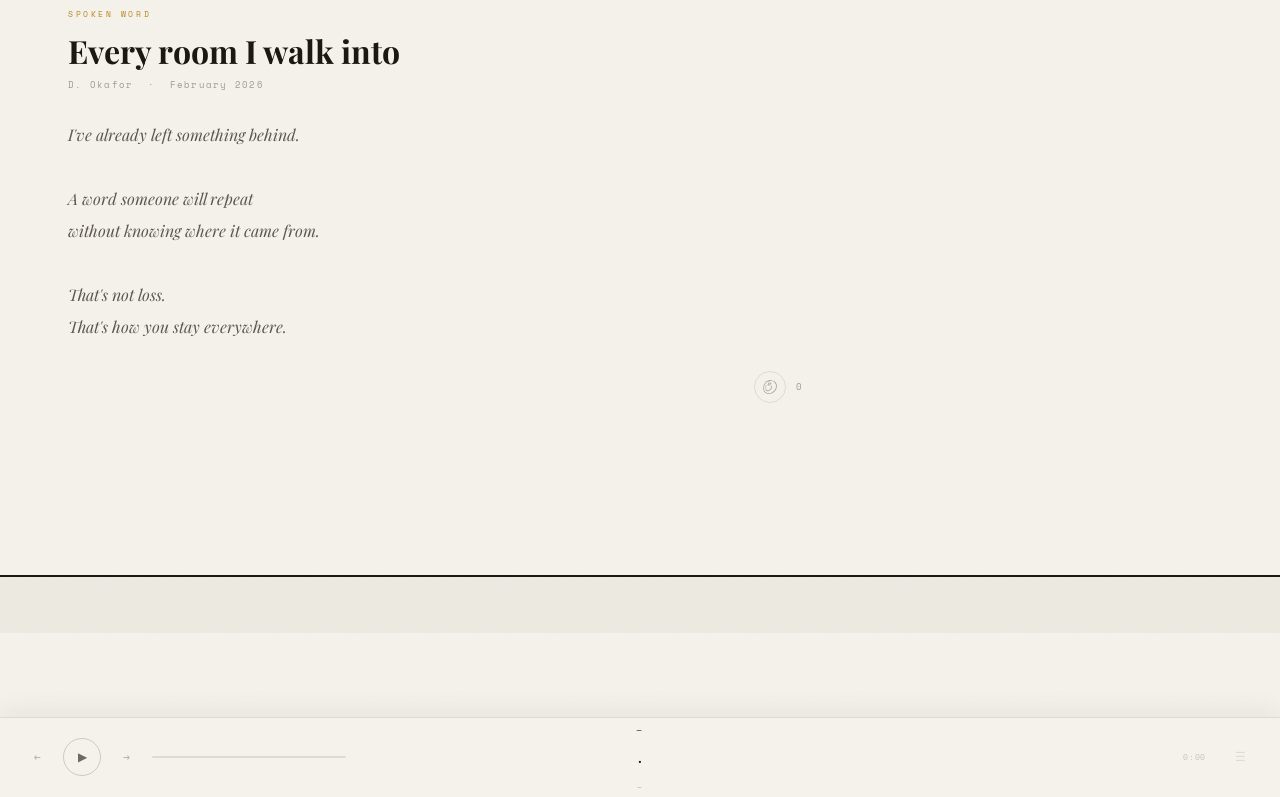
<file: page-archive.html>
<!DOCTYPE html>
<html lang="en">
<head>
  <meta charset="UTF-8" />
  <meta name="viewport" content="width=device-width, initial-scale=1.0" />
  <title>Archive — In Plain Sight</title>
  <link href="https://fonts.googleapis.com/css2?family=Playfair+Display:ital,wght@0,400;0,700;1,400&family=Inter:wght@300;400;500&family=Space+Mono&display=swap" rel="stylesheet" />
  <link rel="stylesheet" href="thereiam-player.css" />
  <link rel="stylesheet" href="thereiam-ui.css" />
  <style>
    @font-face {
      font-family: 'Northpoint';
      src: url('North point.ttf') format('truetype');
      font-weight: normal;
      font-style: normal;
      font-display: swap;
    }

    *, *::before, *::after { box-sizing: border-box; margin: 0; padding: 0; }

    :root {
      --bg:        #f5f2eb;
      --surface:   #edeae1;
      --ink:       #1a1612;
      --ink-mid:   #5c554c;
      --ink-dim:   #a09890;
      --rule:      rgba(26,22,18,0.10);
      --ember:     #b8841f;
      --ember-bg:  rgba(184,132,31,0.08);
      --void:      #0e0b08;
    }

    html { scroll-behavior: smooth; }

    body {
      background: var(--bg);
      color: var(--ink);
      font-family: 'Inter', sans-serif;
      font-weight: 300;
      min-height: 100vh;
    }

    /* ── paper grain — tiled shift, no edge flicker ── */
    body::before {
      content: '';
      position: fixed;
      inset: 0;
      background-image: url("data:image/svg+xml,%3Csvg viewBox='0 0 256 256' xmlns='http://www.w3.org/2000/svg'%3E%3Cfilter id='n'%3E%3CfeTurbulence type='fractalNoise' baseFrequency='0.78' numOctaves='4' stitchTiles='stitch'/%3E%3C/filter%3E%3Crect width='100%25' height='100%25' filter='url(%23n)'/%3E%3C/svg%3E");
      background-size: 200px 200px;
      background-repeat: repeat;
      opacity: 0.028;
      pointer-events: none;
      z-index: 9000;
      animation: grain 1.4s steps(3) infinite;
    }

    @keyframes grain {
      0%   { background-position: 0 0; }
      33%  { background-position: 50px 25px; }
      66%  { background-position: -35px 55px; }
      100% { background-position: 25px -35px; }
    }

    /* ════════════════════════════
       HEADER
    ════════════════════════════ */
    .arch-header {
      /* NOT sticky — nameplate scrolls away on mobile, only filter bar sticks */
      background: var(--bg);
    }

    .arch-topbar {
      position: sticky;
      top: 0;
      z-index: 210;
      background: var(--bg);
      border-bottom: 1px solid var(--rule);
      padding: 8px 48px;
      display: flex;
      align-items: center;
      justify-content: space-between;
    }

    .back-link {
      font-family: 'Space Mono', monospace;
      font-size: 9px;
      letter-spacing: 0.22em;
      text-transform: uppercase;
      color: var(--ink-dim);
      text-decoration: none;
      transition: color 0.2s;
    }

    .back-link:hover { color: var(--ink); }

    .arch-gear {
      background: none;
      border: none;
      cursor: pointer;
      font-size: 13px;
      color: var(--ink-dim);
      opacity: 0.4;
      padding: 2px 4px;
      line-height: 1;
      transition: opacity 0.2s;
    }
    .arch-gear:hover { opacity: 1; }

    .arch-brand {
      font-family: 'Northpoint', monospace;
      font-size: 15px;
      letter-spacing: 0.06em;
      color: var(--ink);
      text-decoration: none;
      opacity: 0.7;
      transition: opacity 0.2s;
    }

    .arch-brand:hover { opacity: 1; }

    .arch-nameplate {
      padding: 28px 48px 20px;
      border-bottom: 1px solid var(--rule);
      display: flex;
      align-items: baseline;
      justify-content: space-between;
      gap: 24px;
    }

    .arch-title {
      font-family: 'Playfair Display', Georgia, serif;
      font-size: clamp(28px, 4vw, 48px);
      font-weight: 700;
      line-height: 1.1;
      color: var(--ink);
    }

    .arch-subtitle {
      font-family: 'Space Mono', monospace;
      font-size: 9px;
      letter-spacing: 0.28em;
      text-transform: uppercase;
      color: var(--ink-dim);
    }

    /* ── filter tabs ── */
    /* IMPORTANT: standalone sticky element — NOT inside another sticky parent.
       This is the only way iOS Safari allows overflow-x scroll to work. */
    .arch-filters {
      position: sticky;
      top: 37px; /* sits just below the sticky topbar (~37px tall) */
      z-index: 200;
      background: var(--bg);
      padding: 0 48px;
      display: flex;
      gap: 0;
      overflow-x: scroll;
      -webkit-overflow-scrolling: touch;
      scrollbar-width: none;
      border-bottom: 1px solid var(--rule);
      -webkit-transform: translateZ(0); /* force GPU layer on iOS */
    }
    .arch-filters::-webkit-scrollbar { display: none; }

    .filter-btn {
      font-family: 'Space Mono', monospace;
      font-size: 9px;
      letter-spacing: 0.22em;
      text-transform: uppercase;
      color: var(--ink-dim);
      background: none;
      border: none;
      border-bottom: 2px solid transparent;
      padding: 14px 20px;
      margin-bottom: -1px; /* overlap container border so active underline sits flush */
      cursor: pointer;
      white-space: nowrap;
      transition: color 0.2s, border-color 0.2s;
    }

    .filter-btn:hover { color: var(--ink-mid); }

    .filter-btn.active {
      color: var(--ink);
      border-bottom-color: var(--ink);
    }

    /* ════════════════════════════
       MAIN LAYOUT
    ════════════════════════════ */
    .arch-body {
      max-width: 1240px;
      margin: 0 auto;
      padding: 60px 48px 120px;
      display: grid;
      grid-template-columns: 1fr 320px;
      gap: 72px;
      align-items: start;
    }

    .arch-main {}
    .arch-sidebar {}

    /* ── count label ── */
    .arch-count {
      font-family: 'Space Mono', monospace;
      font-size: 9px;
      letter-spacing: 0.22em;
      text-transform: uppercase;
      color: var(--ink-dim);
      margin-bottom: 40px;
      display: block;
    }

    /* ════════════════════════════
       PIECES
    ════════════════════════════ */
    .piece {
      padding-bottom: 52px;
      margin-bottom: 52px;
      border-bottom: 1px solid var(--rule);
      opacity: 0;
      transform: translateY(14px);
      animation: riseIn 0.7s ease forwards;
    }

    .piece:last-child { border-bottom: none; margin-bottom: 0; }

    @keyframes riseIn {
      to { opacity: 1; transform: translateY(0); }
    }

    .piece-category {
      font-family: 'Space Mono', monospace;
      font-size: 8px;
      letter-spacing: 0.32em;
      text-transform: uppercase;
      color: var(--ember);
      margin-bottom: 12px;
    }

    .piece-title {
      font-family: 'Playfair Display', Georgia, serif;
      font-size: clamp(22px, 2.8vw, 32px);
      font-weight: 700;
      line-height: 1.2;
      color: var(--ink);
      margin-bottom: 8px;
    }

    .piece-byline {
      font-family: 'Space Mono', monospace;
      font-size: 9px;
      letter-spacing: 0.14em;
      color: var(--ink-dim);
      margin-bottom: 28px;
    }

    .piece-body {
      font-family: 'Playfair Display', Georgia, serif;
      font-size: 16px;
      line-height: 2;
      color: var(--ink-mid);
      font-style: italic;
      white-space: pre-line;
      margin-bottom: 28px;
    }

    .piece-footer {
      display: flex;
      align-items: center;
      justify-content: flex-end;
    }

    /* ════════════════════════════
       SMILE MECHANIC
    ════════════════════════════ */
    .smile-wrap {
      display: flex;
      align-items: center;
      gap: 10px;
    }

    .smile-btn {
      width: 32px;
      height: 32px;
      background: none;
      border: 1px solid var(--rule);
      border-radius: 50%;
      display: flex;
      align-items: center;
      justify-content: center;
      cursor: pointer;
      transition: border-color 0.2s, transform 0.15s;
      padding: 0;
      flex-shrink: 0;
    }

    .smile-btn img {
      width: 14px;
      height: 14px;
      opacity: 0.3;
      transition: opacity 0.2s;
    }

    .smile-btn:hover img { opacity: 0.7; }
    .smile-btn:active { transform: scale(0.9); }

    .smile-btn.lit {
      border-color: var(--ember);
      background: var(--ember-bg);
    }

    .smile-btn.lit img { opacity: 1; filter: sepia(1) saturate(2) hue-rotate(-10deg); }

    .smile-count {
      font-family: 'Space Mono', monospace;
      font-size: 9px;
      letter-spacing: 0.12em;
      color: var(--ink-dim);
      min-width: 24px;
    }

    /* ════════════════════════════
       SIGHTINGS SECTION
    ════════════════════════════ */
    .sightings-section {
      margin-bottom: 64px;
    }

    .section-label {
      font-family: 'Space Mono', monospace;
      font-size: 8px;
      letter-spacing: 0.32em;
      text-transform: uppercase;
      color: var(--ember);
      margin-bottom: 24px;
      display: block;
    }

    .sightings-grid {
      display: grid;
      grid-template-columns: repeat(3, 1fr);
      gap: 16px;
    }

    .sighting-card {
      border: 1px solid var(--rule);
      background: var(--surface);
      overflow: hidden;
    }

    .sighting-photo {
      height: 180px;
      position: relative;
      display: flex;
      align-items: center;
      justify-content: center;
      overflow: hidden;
    }

    .wall-1 { background: linear-gradient(135deg, #1a1612 0%, #2c2218 50%, #1a1612 100%); }
    .wall-2 { background: linear-gradient(135deg, #12151a 0%, #1c2430 50%, #12151a 100%); }
    .wall-3 { background: linear-gradient(135deg, #0e1a10 0%, #182814 50%, #0e1a10 100%); }

    .graffiti-tag {
      display: flex;
      flex-direction: column;
      align-items: center;
      gap: 6px;
      opacity: 0.7;
    }

    .graffiti-tag img {
      filter: invert(1);
    }

    .graffiti-tag .wordmark { width: 100px; }
    .graffiti-tag .smiley-tag { width: 28px; }
    .graffiti-tag .smiley-large { width: 52px; }

    .card-footer {
      padding: 14px 16px;
      display: flex;
      align-items: center;
      justify-content: space-between;
      border-top: 1px solid var(--rule);
    }

    .card-meta { display: flex; flex-direction: column; gap: 2px; }

    .card-location {
      font-family: 'Playfair Display', serif;
      font-size: 13px;
      font-weight: 700;
      color: var(--ink);
    }

    .card-date {
      font-family: 'Space Mono', monospace;
      font-size: 8px;
      letter-spacing: 0.12em;
      color: var(--ink-dim);
    }

    /* ── empty state ── */
    .empty-state {
      font-family: 'Playfair Display', serif;
      font-size: 16px;
      font-style: italic;
      color: var(--ink-dim);
      padding: 60px 0;
      text-align: center;
    }

    /* ════════════════════════════
       SIDEBAR
    ════════════════════════════ */
    .sidebar-block {
      border-top: 2px solid var(--ink);
      padding-top: 18px;
      margin-bottom: 40px;
    }

    .sidebar-heading {
      font-family: 'Playfair Display', Georgia, serif;
      font-size: 16px;
      font-weight: 700;
      color: var(--ink);
      margin-bottom: 14px;
    }

    .sidebar-text {
      font-family: 'Playfair Display', Georgia, serif;
      font-size: 13px;
      line-height: 1.9;
      color: var(--ink-mid);
      font-style: italic;
    }

    .sidebar-item {
      padding: 12px 0;
      border-bottom: 1px solid var(--rule);
      display: flex;
      align-items: center;
      justify-content: space-between;
    }

    .sidebar-item:last-child { border-bottom: none; }

    .sidebar-label {
      font-family: 'Space Mono', monospace;
      font-size: 9px;
      letter-spacing: 0.12em;
      text-transform: uppercase;
      color: var(--ink-mid);
    }

    .sidebar-num {
      font-family: 'Space Mono', monospace;
      font-size: 10px;
      color: var(--ink-dim);
    }

    .submit-block {
      background: var(--void);
      padding: 28px 24px;
      margin-top: 40px;
    }

    .submit-block p {
      font-family: 'Playfair Display', serif;
      font-size: 14px;
      line-height: 1.8;
      color: rgba(237,233,223,0.6);
      font-style: italic;
      margin-bottom: 18px;
    }

    .submit-btn {
      font-family: 'Space Mono', monospace;
      font-size: 9px;
      letter-spacing: 0.22em;
      text-transform: uppercase;
      color: var(--ember);
      background: none;
      border: 1px solid rgba(184,132,31,0.35);
      padding: 10px 20px;
      cursor: pointer;
      transition: all 0.25s;
      width: 100%;
    }

    .submit-btn:hover { background: rgba(184,132,31,0.08); border-color: var(--ember); }

    /* ════════════════════════════
       FOOTER
    ════════════════════════════ */
    .arch-footer {
      border-top: 2px solid var(--ink);
      padding: 28px 48px;
      display: flex;
      align-items: center;
      justify-content: space-between;
      background: var(--surface);
    }

    .footer-name {
      font-family: 'Playfair Display', Georgia, serif;
      font-size: 18px;
      font-weight: 700;
      color: var(--ink);
    }

    .footer-motto {
      font-family: 'Northpoint', monospace;
      font-size: 15px;
      color: var(--ink-mid);
      letter-spacing: 0.04em;
    }

    .footer-smiley {
      width: 26px;
      opacity: 0.14;
      transition: opacity 0.3s;
      cursor: default;
    }

    .footer-smiley:hover { opacity: 0.5; }

    /* ── responsive ── */
    @media (max-width: 900px) {
      .arch-topbar, .arch-nameplate { padding-left: 24px; padding-right: 24px; }
      .arch-filters { padding-left: 16px; padding-right: 16px; }
      .arch-body { grid-template-columns: 1fr; padding: 40px 24px 100px; gap: 48px; }
      .arch-sidebar { display: none; }
      .sightings-grid { grid-template-columns: 1fr 1fr; }
      .arch-footer { padding: 24px; }
    }

    @media (max-width: 560px) {
      .arch-topbar { padding-left: 16px; padding-right: 16px; gap: 8px; }
      /* On mobile: hide the center brand (saves space) and submit button */
      .arch-brand { display: none; }
      .arch-submit-btn { display: none; }
      .arch-nameplate { padding: 18px 16px 14px; flex-direction: column; gap: 4px; }
      .arch-title { font-size: 28px; }
      .arch-subtitle { font-size: 8px; letter-spacing: 0.2em; }
      .arch-filters { padding-left: 8px; padding-right: 8px; }
      .sightings-grid { grid-template-columns: 1fr; }
      .filter-btn { padding: 12px 14px; font-size: 8px; }
    }
  </style>
</head>
<body class="tr-page">

  <!-- ════ HEADER ════ -->
  <header class="arch-header">

    <div class="arch-topbar">
      <a href="landing-preview.html" class="back-link">← In Plain Sight</a>
      <a href="landing-preview.html" class="arch-brand">THEREIAM</a>
      <div style="display:flex;align-items:center;gap:12px;">
        <a href="#" class="arch-submit-btn" onclick="trOpenSubmit();return false;" style="font-family:'Space Mono',monospace;font-size:9px;letter-spacing:0.18em;text-transform:uppercase;color:var(--ember);border:1px solid rgba(184,132,31,0.3);padding:3px 10px;text-decoration:none;white-space:nowrap;transition:background 0.2s;" onmouseenter="this.style.background='rgba(184,132,31,0.08)'" onmouseleave="this.style.background='none'">Submit Your Work</a>
        <button class="arch-gear" onclick="openAdminModal()" title="Admin">⚙</button>
      </div>
    </div>

    <div class="arch-nameplate">
      <h1 class="arch-title">The Archive</h1>
      <span class="arch-subtitle">All works · All sightings</span>
    </div>

  </header>

  <!-- Filter bar: standalone sticky element — must NOT be inside sticky .arch-header -->
  <div class="arch-filters">
    <button class="filter-btn active" data-filter="all">All</button>
    <button class="filter-btn" data-filter="Poetry">Poetry</button>
    <button class="filter-btn" data-filter="Spoken Word">Spoken Word</button>
    <button class="filter-btn" data-filter="Photography">Photography</button>
    <button class="filter-btn" data-filter="Sounds">Sounds</button>
  </div>


  <!-- ════ BODY ════ -->
  <div class="arch-body">

    <main class="arch-main">
      <span class="arch-count" id="arch-count"></span>

      <!-- Sightings grid — shown on All + Sightings filter -->
      <div id="sightings-zone" class="sightings-section"></div>

      <!-- Text works — shown on All + Poetry/Spoken Word/Photography filters -->
      <div id="pieces-zone"></div>
    </main>

    <aside class="arch-sidebar">

      <div class="sidebar-block">
        <h3 class="sidebar-heading">What Is This</h3>
        <p class="sidebar-text">
          Poems. Spoken word. Photographs. Sightings.
          Anything that proves we were here — and that here was already everywhere.
          The archive belongs to everyone who left something behind.
        </p>
      </div>

      <div class="sidebar-block">
        <h3 class="sidebar-heading">By Category</h3>
        <div id="sidebar-counts"></div>
      </div>

      <div class="sidebar-block">
        <h3 class="sidebar-heading">Sighted In</h3>
        <div id="sidebar-cities"></div>
      </div>

      <div class="submit-block">
        <p>Got something? A poem, a photo, a sighting in the wild — put it in.</p>
        <button class="submit-btn" onclick="alert('Submissions open when the app launches. Stay close.')">
          Submit Yours →
        </button>
      </div>

    </aside>

  </div>


  <!-- ════ FOOTER ════ -->
  <footer class="arch-footer" style="min-height:48px;"></footer>

  <!-- ADMIN ACCESS MODAL -->
  <div id="admin-modal" style="display:none;position:fixed;inset:0;background:rgba(0,0,0,0.85);z-index:8000;align-items:center;justify-content:center;">
    <div style="background:#09080d;border:1px solid rgba(237,233,223,0.08);padding:52px 44px;max-width:320px;width:90%;text-align:center;">
      <div style="font-family:'Space Mono',monospace;font-size:8px;letter-spacing:0.5em;text-transform:uppercase;color:rgba(237,233,223,0.18);margin-bottom:32px;">Admin Access</div>
      <input id="admin-pw-input" type="password" placeholder="· · · · · · · ·"
        style="width:100%;background:rgba(237,233,223,0.04);border:1px solid rgba(237,233,223,0.1);color:#ede9df;font-family:'Space Mono',monospace;font-size:14px;letter-spacing:0.3em;padding:13px 16px;text-align:center;outline:none;margin-bottom:10px;"
        onkeydown="if(event.key==='Enter') checkAdminPw()" />
      <div id="admin-pw-err" style="font-family:'Space Mono',monospace;font-size:8px;letter-spacing:0.2em;color:#b54a3a;height:16px;margin-bottom:12px;"></div>
      <button onclick="checkAdminPw()" style="width:100%;background:#2d6aad;border:none;color:#fff;font-family:'Space Mono',monospace;font-size:9px;letter-spacing:0.4em;text-transform:uppercase;padding:13px;cursor:pointer;margin-bottom:10px;">Enter →</button>
      <button onclick="closeAdminModal()" style="background:none;border:none;color:rgba(237,233,223,0.2);font-family:'Space Mono',monospace;font-size:8px;letter-spacing:0.25em;text-transform:uppercase;cursor:pointer;padding:8px;">cancel</button>
    </div>
  </div>
  <script>
    function openAdminModal()  { const m=document.getElementById('admin-modal'); m.style.display='flex'; setTimeout(()=>document.getElementById('admin-pw-input').focus(),50); }
    function closeAdminModal() { document.getElementById('admin-modal').style.display='none'; document.getElementById('admin-pw-input').value=''; document.getElementById('admin-pw-err').textContent=''; }
    function checkAdminPw() {
      const pw = document.getElementById('admin-pw-input').value;
      const stored = localStorage.getItem('tr_admin_pw') || 'THEREIAM';
      if (pw === stored) { sessionStorage.setItem('tr_admin_ok','1'); window.location.href='admin.html'; }
      else { document.getElementById('admin-pw-err').textContent='wrong password'; document.getElementById('admin-pw-input').value=''; document.getElementById('admin-pw-input').focus(); }
    }
  </script>


  <!-- ════ AUDIO PLAYER ════ -->
  <div id="tr-player" class="tr-hidden">
    <div class="tr-left">
      <button class="tr-btn" onclick="trPrev()">←</button>
      <button class="tr-btn tr-play" id="tr-play" onclick="trToggle()">▶</button>
      <button class="tr-btn" onclick="trNext(false)">→</button>
      <div class="tr-progress-wrap" onclick="trSeek(event)" id="tr-bar">
        <div class="tr-progress-track">
          <div class="tr-progress-fill" id="tr-fill"></div>
        </div>
      </div>
    </div>
    <div class="tr-center">
      <span class="tr-track-name" id="tr-name">–</span>
      <span class="tr-sep">·</span>
      <span class="tr-track-artist" id="tr-artist">–</span>
    </div>
    <div class="tr-right">
      <span class="tr-time" id="tr-time">0:00</span>
      <button class="tr-btn tr-queue-btn" id="tr-queue-toggle" onclick="trToggleQueue()">☰</button>
    </div>
    <div id="tr-queue-panel"></div>
  </div>


  <!-- ════ CONTENT + LOGIC ════ -->
  <script src="thereiam-content.js"></script>
  <script src="thereiam-firebase.js"></script>
  <script src="thereiam-media-db.js"></script>
  <script src="thereiam-player.js"></script>
  <script src="thereiam-submit.js"></script>
  <script>
    /* ─────────────────────────────────────────────
       ARCHIVE — render + filter
    ───────────────────────────────────────────── */

    const sightingsZone = document.getElementById('sightings-zone');
    const piecesZone    = document.getElementById('pieces-zone');
    const countEl       = document.getElementById('arch-count');

    // ── Smile state (persisted) ──
    function getSmiles() {
      try { return JSON.parse(localStorage.getItem('tr_smiles') || '{}'); } catch(e) { return {}; }
    }
    function saveSmiles(s) {
      try { localStorage.setItem('tr_smiles', JSON.stringify(s)); } catch(e) {}
    }

    function smileIt(btn) {
      const id     = btn.dataset.piece;
      const smiles = getSmiles();
      const count  = smiles[id] || 0;

      if (btn.classList.contains('lit')) {
        smiles[id] = Math.max(0, count - 1);
        btn.classList.remove('lit');
      } else {
        smiles[id] = count + 1;
        btn.classList.add('lit');
      }

      saveSmiles(smiles);
      const el = document.getElementById('cnt-' + id);
      if (el) el.textContent = smiles[id] || 0;
    }

    function smileHTML(id) {
      const smiles = getSmiles();
      const count  = smiles[id] || 0;
      const lit    = count > 0 ? ' lit' : '';
      return `
        <div class="smile-wrap">
          <button class="smile-btn${lit}" data-piece="${id}" onclick="smileIt(this)" aria-label="Smile">
            <img src="[data-uri]" alt="" />
          </button>
          <span class="smile-count" id="cnt-${id}">${count}</span>
        </div>`;
    }

    // ── Render sightings ──
    function renderSightings(items) {
      if (!items || !items.length) {
        sightingsZone.style.display = 'none';
        return;
      }
      const wallClasses = ['wall-1','wall-2','wall-3'];
      const typeLayout  = {
        wordmark: `<div class="graffiti-tag"><img class="wordmark" src="[data-uri]" alt="" /></div>`,
        stacked:  `<div class="graffiti-tag stacked"><img class="smiley-tag" src="[data-uri]" alt="" /><img class="wordmark" src="[data-uri]" alt="" /></div>`,
        smiley:   `<div class="graffiti-tag"><img class="smiley-large" src="[data-uri]" alt="" /></div>`,
      };

      const cards = items.map((s, i) => {
        const wall = wallClasses[i % 3];
        const tag  = typeLayout[s.type] || typeLayout.wordmark;
        return `
          <div class="sighting-card">
            <div class="sighting-photo ${wall}">${tag}</div>
            <div class="card-footer">
              <div class="card-meta">
                <span class="card-location">${s.city}</span>
                <span class="card-date">${s.date}</span>
              </div>
              ${smileHTML(s.id)}
            </div>
          </div>`;
      }).join('');

      sightingsZone.innerHTML = `
        <span class="section-label">THEREIAM</span>
        <div class="sightings-grid">${cards}</div>`;
    }

    // ── Render text pieces ──
    function renderPieces(items) {
      if (!items || !items.length) {
        piecesZone.innerHTML = `<p class="empty-state">Nothing here yet — but it's coming.</p>`;
        return;
      }
      piecesZone.innerHTML = items.map((p, i) => `
        <article class="piece" style="animation-delay: ${0.1 + i * 0.12}s;">
          <div class="piece-category">${p.type}</div>
          <h2 class="piece-title">${p.title}</h2>
          <div class="piece-byline">${p.author} &nbsp;·&nbsp; ${p.date}</div>
          <div class="piece-body">${p.excerpt}</div>
          <div class="piece-footer">
            ${smileHTML(p.id)}
          </div>
        </article>`).join('');
    }

    // ── Render sidebar stats ──
    function renderSidebar() {
      const archive   = THEREIAM_CONTENT.archive   || [];
      const sightings = THEREIAM_CONTENT.sightings || [];

      // category counts
      const cats = {};
      archive.forEach(p => { cats[p.type] = (cats[p.type] || 0) + 1; });
      cats['Sounds'] = (THEREIAM_CONTENT.music || []).length;

      document.getElementById('sidebar-counts').innerHTML =
        Object.entries(cats).map(([k,v]) => `
          <div class="sidebar-item">
            <span class="sidebar-label">${k}</span>
            <span class="sidebar-num">${v}</span>
          </div>`).join('');

      // city list
      const cities = [...new Set(sightings.map(s => s.city))];
      document.getElementById('sidebar-cities').innerHTML =
        cities.length
          ? cities.map(c => `
              <div class="sidebar-item">
                <span class="sidebar-label">${c}</span>
              </div>`).join('')
          : `<div class="sidebar-item"><span class="sidebar-label">None documented yet</span></div>`;
    }

    // ── Render sounds (music tracks) ──
    function renderSounds(tracks) {
      if (!tracks || !tracks.length) {
        piecesZone.innerHTML = `<p class="empty-state">Music drops when it's ready. Stay close.</p>`;
        return;
      }
      piecesZone.innerHTML = `
        <span class="section-label" style="display:block;margin-bottom:24px;">From the Sound</span>
        ${tracks.map((t, i) => `
          <article class="piece" style="animation-delay:${0.1 + i * 0.1}s; padding-bottom:32px; margin-bottom:32px;">
            <div class="piece-category">Sound</div>
            <h2 class="piece-title" style="font-size:clamp(18px,2.2vw,26px);">${t.title}</h2>
            <div class="piece-byline">${t.artist || 'THEREIAM'} &nbsp;·&nbsp; ${t.dur || '–:––'}</div>
            <div class="piece-footer">
              <button
                onclick="trJump(${i}); trToggle();"
                style="font-family:'Space Mono',monospace;font-size:9px;letter-spacing:.22em;text-transform:uppercase;background:none;border:1px solid rgba(26,22,18,.15);padding:9px 20px;cursor:pointer;color:var(--ink-mid);transition:all .2s;"
                onmouseover="this.style.borderColor='var(--ink)';this.style.color='var(--ink)'"
                onmouseout="this.style.borderColor='rgba(26,22,18,.15)';this.style.color='var(--ink-mid)'"
              ><svg width="9" height="10" viewBox="0 0 9 10" fill="currentColor" style="display:inline-block;vertical-align:middle;margin-right:6px;margin-top:-1px"><path d="M0 0l9 5L0 10z"/></svg>PLAY</button>
            </div>
          </article>`).join('')}`;
    }

    // ── Filter logic ──
    let currentFilter = 'all';

    function applyFilter(filter) {
      currentFilter = filter;
      const archive   = THEREIAM_CONTENT.archive   || [];
      const sightings = THEREIAM_CONTENT.sightings || [];
      const music     = THEREIAM_CONTENT.music     || [];

      const showSightings = filter === 'all';
      const showSounds    = filter === 'Sounds';
      const showPieces    = filter !== 'Sounds';

      // filter pieces
      const filteredPieces = (filter === 'all')
        ? archive
        : showPieces
          ? archive.filter(p => p.type === filter)
          : [];

      // render zones
      if (showSightings) renderSightings(sightings);
      else sightingsZone.innerHTML = '';

      if (showSounds) {
        renderSounds(music);
      } else if (showPieces) {
        renderPieces(filteredPieces);
      } else {
        piecesZone.innerHTML = '';
      }

      // count label
      let total = 0;
      if (showSightings) total += sightings.length;
      if (showSounds)    total  = music.length;
      if (showPieces && !showSounds) total += filteredPieces.length;

      const label = filter === 'all' ? 'Everything' : filter;
      countEl.textContent = `${total} ${label.toLowerCase()} in the archive`;
    }

    // ── Filter buttons ──
    document.querySelectorAll('.filter-btn').forEach(btn => {
      btn.addEventListener('click', () => {
        document.querySelectorAll('.filter-btn').forEach(b => b.classList.remove('active'));
        btn.classList.add('active');
        applyFilter(btn.dataset.filter);
        // Scroll active tab into center view — works even when tab bar is partially off-screen
        btn.scrollIntoView({ inline: 'center', behavior: 'smooth', block: 'nearest' });
      });
    });

    // On load, measure the actual topbar height and adjust filter bar top offset
    (function() {
      const topbar = document.querySelector('.arch-topbar');
      const filters = document.querySelector('.arch-filters');
      if (topbar && filters) {
        const h = topbar.getBoundingClientRect().height;
        filters.style.top = h + 'px';
      }
    })();

    // ── Init ──
    renderSidebar();
    applyFilter('all');

    // Re-render when cloud data arrives
    document.addEventListener('thereiam:cloud-ready', function() {
      renderSidebar();
      applyFilter(currentFilter);
    });
  </script>

</body>
</html>
</file>
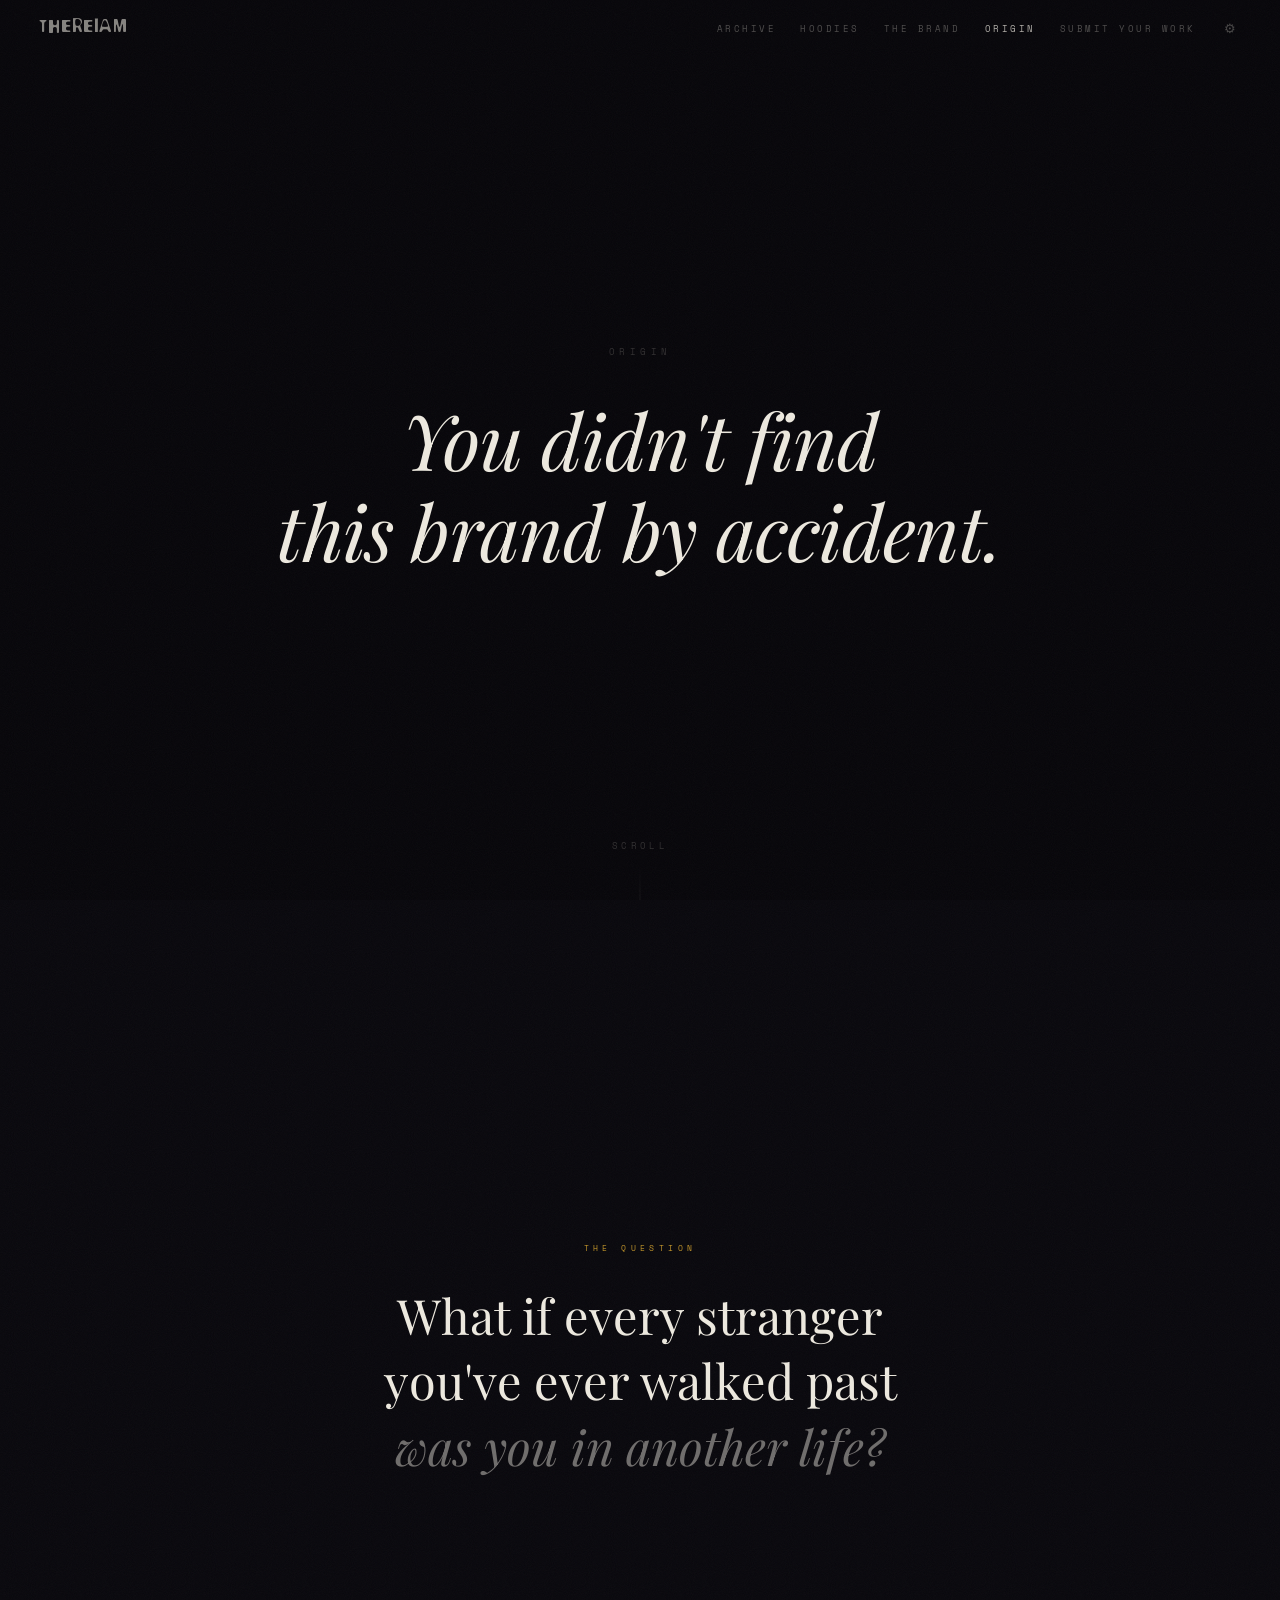
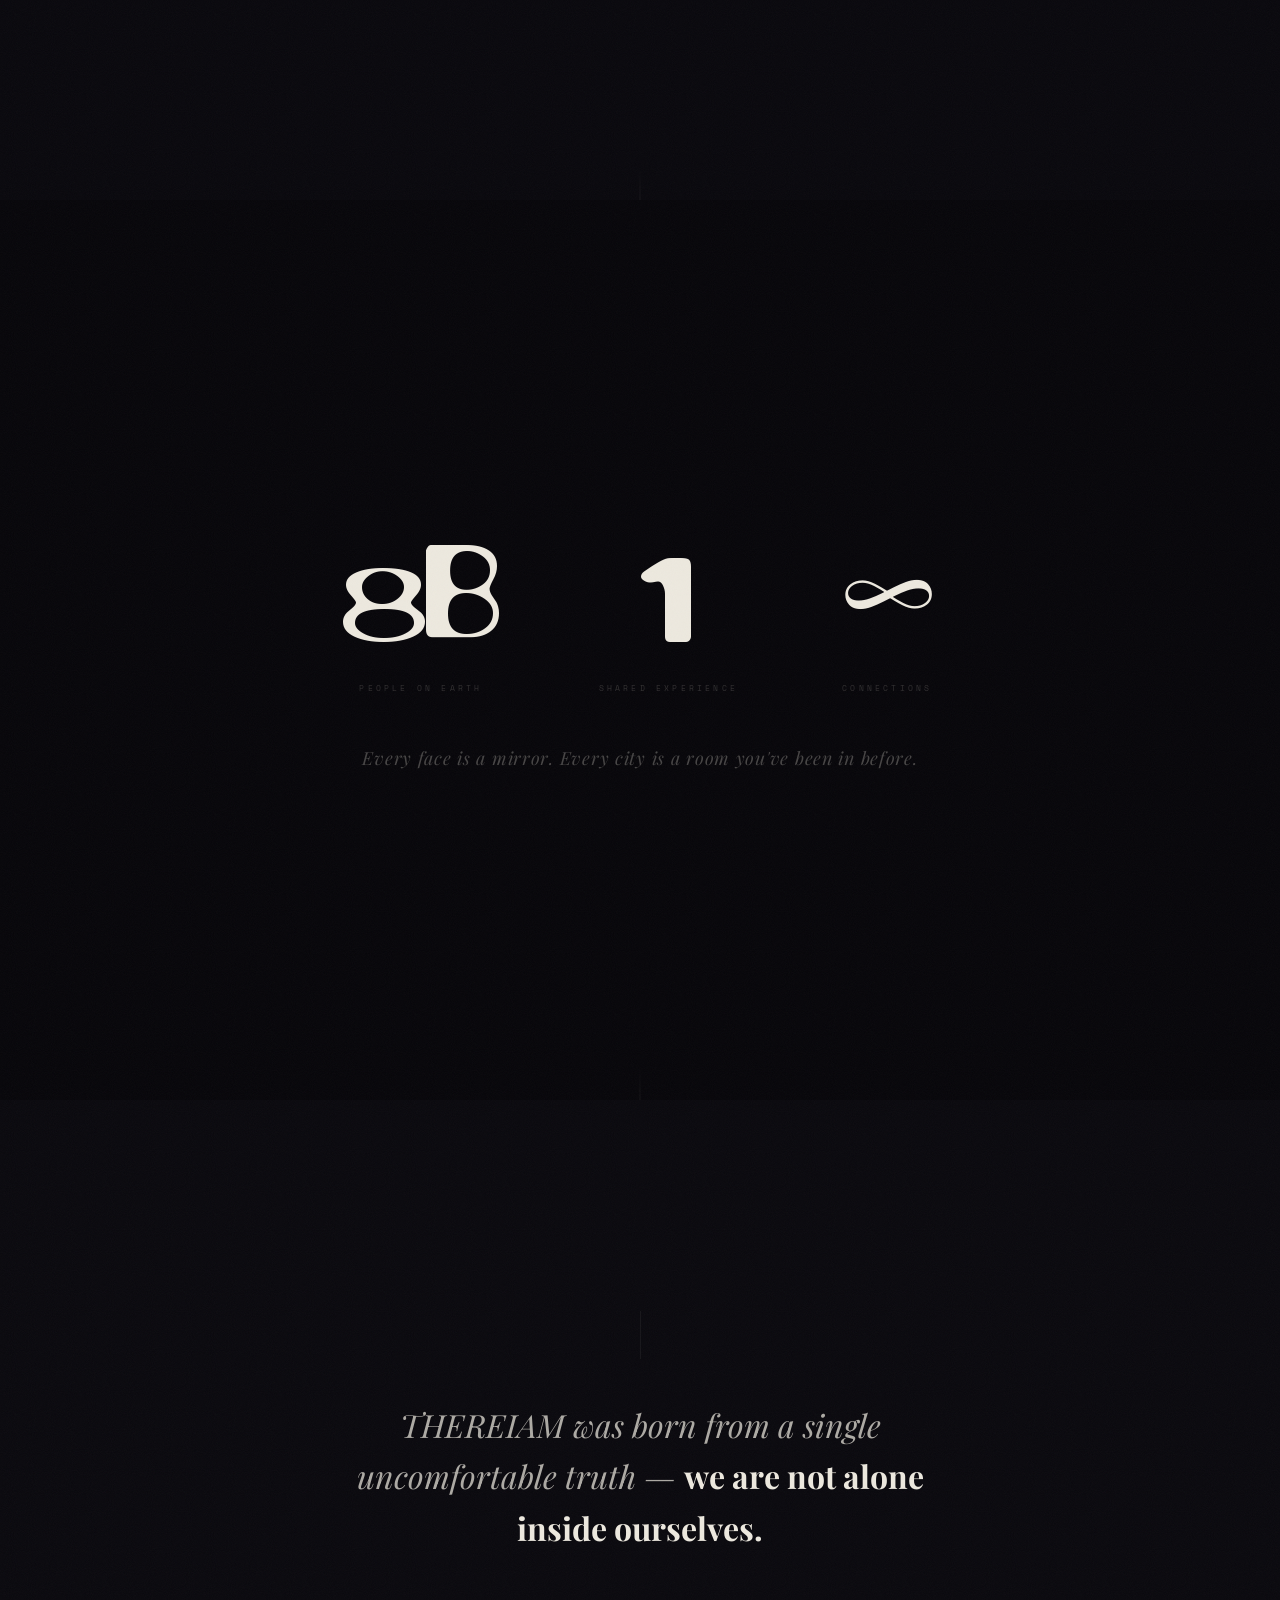
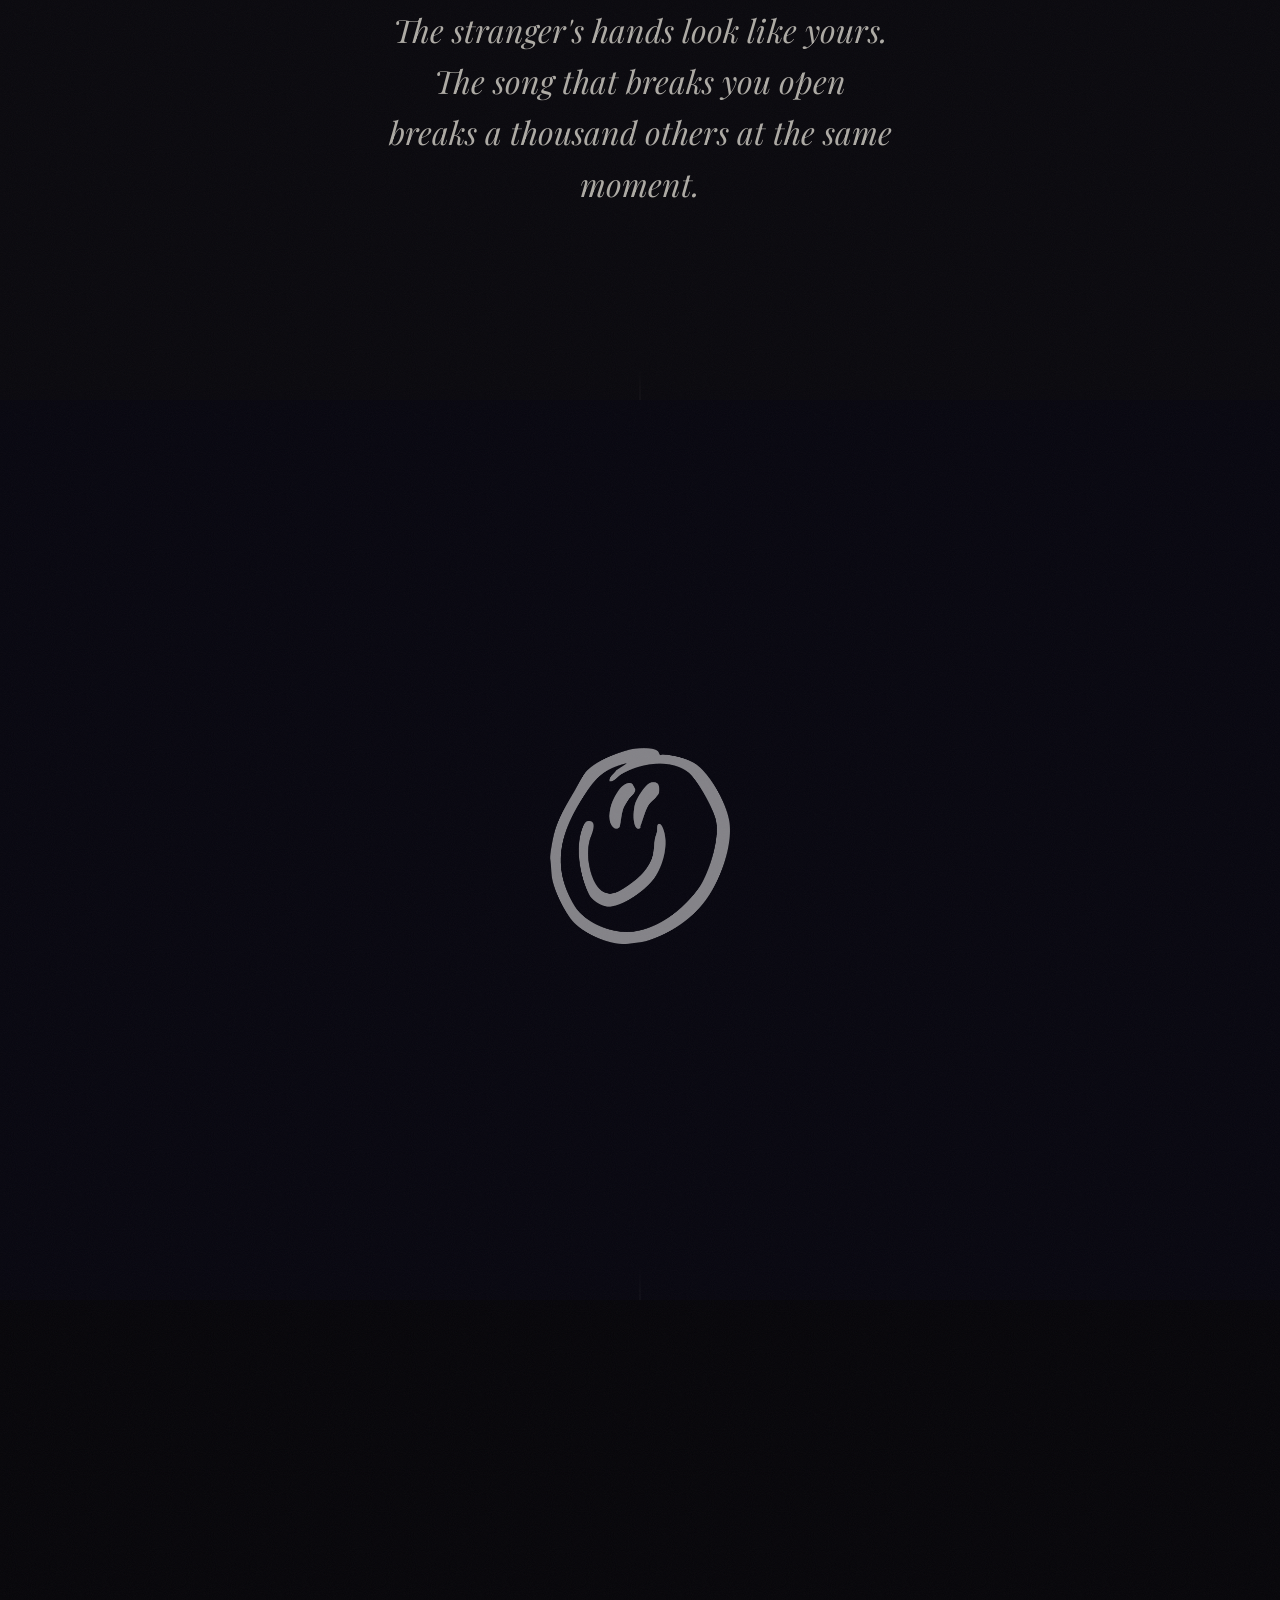
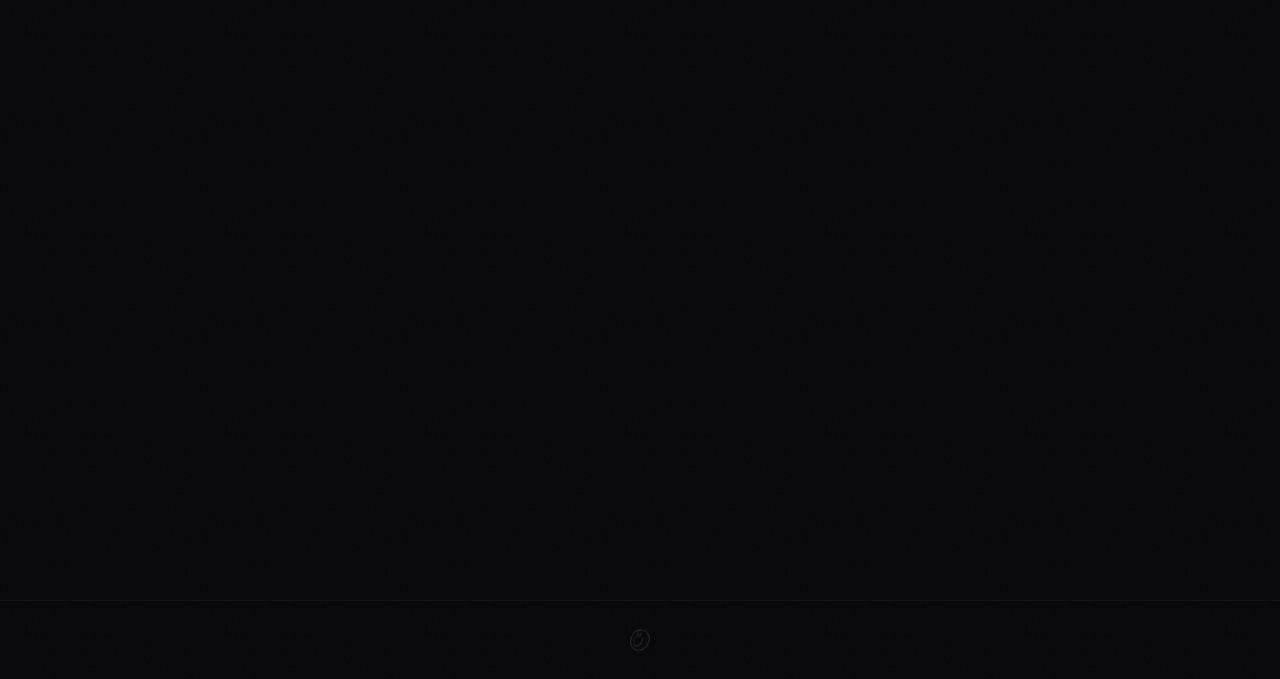
<file: page-mystery.html>
<!DOCTYPE html>
<html lang="en">
<head>
  <meta charset="UTF-8" />
  <meta name="viewport" content="width=device-width, initial-scale=1.0" />
  <title>THEREIAM — Origin</title>
  <link href="https://fonts.googleapis.com/css2?family=Playfair+Display:ital,wght@0,400;0,700;1,300;1,400&family=Space+Mono&display=swap" rel="stylesheet" />
  <link rel="stylesheet" href="thereiam-ui.css" />
  <style>
    @font-face {
      font-family: 'Northpoint';
      src: url('North point.ttf') format('truetype');
      font-weight: normal;
      font-style: normal;
    }

    *, *::before, *::after { box-sizing: border-box; margin: 0; padding: 0; }

    :root {
      --bg:    #07060a;
      --fg:    #ede9df;
      --dim:   rgba(237,233,223,0.18);
      --muted: rgba(237,233,223,0.06);
      --ember: #c4962a;
    }

    html {
      scroll-snap-type: y mandatory;
      overflow-y: scroll;
      scroll-behavior: smooth;
    }

    body {
      background: var(--bg);
      color: var(--fg);
      font-family: 'Playfair Display', Georgia, serif;
      overflow-x: hidden;
    }

    /* ── canvas starfield ── */
    #starfield {
      position: fixed;
      inset: 0;
      z-index: 0;
      pointer-events: none;
    }

    /* ── film grain ── */
    body::before {
      content: '';
      position: fixed;
      inset: 0;
      background-image: url("data:image/svg+xml,%3Csvg viewBox='0 0 256 256' xmlns='http://www.w3.org/2000/svg'%3E%3Cfilter id='n'%3E%3CfeTurbulence type='fractalNoise' baseFrequency='0.82' numOctaves='4' stitchTiles='stitch'/%3E%3C/filter%3E%3Crect width='100%25' height='100%25' filter='url(%23n)'/%3E%3C/svg%3E");
      background-size: 200px 200px;
      background-repeat: repeat;
      opacity: 0.038;
      pointer-events: none;
      z-index: 9000;
      animation: grain 1.6s steps(3) infinite;
    }

    @keyframes grain {
      0%   { background-position: 0 0; }
      33%  { background-position: 47px 23px; }
      66%  { background-position: -31px 57px; }
      100% { background-position: 22px -38px; }
    }

    /* ── sticky nav ── */
    .origin-nav {
      position: fixed;
      top: 0; left: 0; right: 0;
      padding: 18px 40px;
      display: flex;
      justify-content: space-between;
      align-items: center;
      z-index: 500;
    }

    .origin-nav .nav-home {
      font-family: 'Northpoint', 'Playfair Display', serif;
      font-size: 15px;
      letter-spacing: 0.06em;
      color: var(--fg);
      text-decoration: none;
      opacity: 0.55;
      transition: opacity 0.3s;
    }
    .origin-nav .nav-home:hover { opacity: 1; }

    .origin-nav .nav-right {
      display: flex;
      align-items: center;
      gap: 24px;
    }

    .origin-nav .nav-right a {
      font-family: 'Space Mono', monospace;
      font-size: 9px;
      letter-spacing: 0.28em;
      text-transform: uppercase;
      color: var(--fg);
      text-decoration: none;
      opacity: 0.3;
      transition: opacity 0.3s;
    }
    .origin-nav .nav-right a:hover { opacity: 0.85; }

    .origin-nav .nav-right a.active { opacity: 0.75; }

    .nav-gear {
      background: none;
      border: none;
      cursor: pointer;
      font-size: 13px;
      color: var(--fg);
      opacity: 0.28;
      padding: 2px 4px;
      line-height: 1;
      transition: opacity 0.2s;
    }
    .nav-gear:hover { opacity: 0.85; }

    /* ── scroll sections ── */
    .act {
      height: 100vh;
      display: flex;
      flex-direction: column;
      align-items: center;
      justify-content: center;
      scroll-snap-align: start;
      position: relative;
      padding: 100px 48px 80px;
      overflow: hidden;
      z-index: 1;
    }

    /* ── fade-in on entry ── */
    .fade-up {
      opacity: 0;
      transform: translateY(32px);
      transition: opacity 1.1s ease, transform 1.1s ease;
    }
    .fade-up.delay-1 { transition-delay: 0.2s; }
    .fade-up.delay-2 { transition-delay: 0.45s; }
    .fade-up.delay-3 { transition-delay: 0.7s; }
    .fade-up.delay-4 { transition-delay: 0.9s; }

    .act.in-view .fade-up { opacity: 1; transform: translateY(0); }

    /* ── OPENING — eyebrow + big italic phrase ── */
    .act-open { background: #07060a; }

    .open-eyebrow {
      font-family: 'Space Mono', monospace;
      font-size: 9px;
      letter-spacing: 0.5em;
      text-transform: uppercase;
      color: var(--dim);
      margin-bottom: 36px;
    }

    .open-line {
      font-size: clamp(32px, 6vw, 80px);
      font-weight: 400;
      font-style: italic;
      letter-spacing: -0.01em;
      line-height: 1.18;
      color: var(--fg);
      text-align: center;
      max-width: 780px;
    }

    .scroll-cue {
      position: absolute;
      bottom: 48px;
      font-family: 'Space Mono', monospace;
      font-size: 9px;
      letter-spacing: 0.38em;
      text-transform: uppercase;
      color: rgba(237,233,223,0.18);
      opacity: 0;
      animation: cueIn 1s ease 2s forwards, cuePulse 3s ease 3s infinite;
    }

    @keyframes cueIn    { to { opacity: 1; } }
    @keyframes cuePulse {
      0%, 100% { opacity: 0.2; transform: translateY(0); }
      50%       { opacity: 0.5; transform: translateY(4px); }
    }

    /* ── QUESTION section ── */
    .act-question { background: #09080d; }

    .q-label {
      font-family: 'Space Mono', monospace;
      font-size: 8px;
      letter-spacing: 0.55em;
      text-transform: uppercase;
      color: var(--ember);
      margin-bottom: 28px;
      opacity: 0.7;
    }

    .q-text {
      font-size: clamp(20px, 3.8vw, 52px);
      font-weight: 400;
      line-height: 1.35;
      color: var(--fg);
      text-align: center;
      max-width: 680px;
    }

    .q-text em {
      font-style: italic;
      color: rgba(237,233,223,0.45);
    }

    /* ── NUMBERS / STATS section ── */
    .act-numbers { background: #07060a; }

    .numbers-row {
      display: flex;
      gap: clamp(40px, 8vw, 100px);
      align-items: flex-end;
      justify-content: center;
    }

    .num-block {
      text-align: center;
    }

    .num-digit {
      font-family: 'Northpoint', 'Playfair Display', serif;
      font-size: clamp(56px, 10vw, 120px);
      line-height: 1;
      color: var(--fg);
      letter-spacing: -0.02em;
    }

    .num-label {
      font-family: 'Space Mono', monospace;
      font-size: 8px;
      letter-spacing: 0.4em;
      text-transform: uppercase;
      color: var(--dim);
      margin-top: 12px;
    }

    .numbers-caption {
      margin-top: 52px;
      font-size: clamp(13px, 2vw, 18px);
      font-style: italic;
      color: rgba(237,233,223,0.28);
      text-align: center;
      letter-spacing: 0.04em;
    }

    /* ── MANIFESTO section ── */
    .act-manifesto { background: #0a090e; }

    .manifesto-rule {
      width: 1px;
      height: 48px;
      background: var(--muted);
      margin: 0 auto 40px;
    }

    .manifesto-text {
      font-size: clamp(16px, 2.8vw, 32px);
      font-weight: 300;
      font-style: italic;
      line-height: 1.6;
      color: rgba(237,233,223,0.72);
      text-align: center;
      max-width: 620px;
    }

    .manifesto-text strong {
      font-weight: 700;
      font-style: normal;
      color: var(--fg);
    }

    /* ── SMILEY MOMENT section ── */
    .act-smiley { background: #080710; }

    .smiley-wrap {
      opacity: 0;
      transform: scale(0.88);
      transition: opacity 1.4s ease, transform 1.4s ease;
    }

    .act-smiley.in-view .smiley-wrap {
      opacity: 1;
      transform: scale(1);
    }

    .smiley-img {
      width: clamp(80px, 18vw, 180px);
      filter: invert(1);
      opacity: 0.5;
      display: block;
    }

    .smiley-caption {
      font-family: 'Space Mono', monospace;
      font-size: 8px;
      letter-spacing: 0.55em;
      text-transform: uppercase;
      color: var(--dim);
      margin-top: 28px;
      text-align: center;
      opacity: 0;
      transition: opacity 1.2s ease 0.6s;
    }

    .act-smiley.in-view .smiley-caption { opacity: 1; }

    /* ── FINAL WORDMARK REVEAL ── */
    .act-reveal { background: #07060a; }

    .reveal-pre {
      font-family: 'Space Mono', monospace;
      font-size: 9px;
      letter-spacing: 0.5em;
      text-transform: uppercase;
      color: var(--dim);
      margin-bottom: 40px;
    }

    .reveal-word {
      font-family: 'Northpoint', 'Playfair Display', serif;
      font-size: clamp(52px, 12vw, 160px);
      letter-spacing: 0.04em;
      line-height: 1;
      color: var(--fg);
      text-align: center;
      opacity: 0;
      transform: scale(0.94);
      transition: opacity 1.4s ease, transform 1.4s ease;
    }

    .act-reveal.in-view .reveal-word { opacity: 1; transform: scale(1); }

    .reveal-parse {
      margin-top: 28px;
      font-family: 'Space Mono', monospace;
      font-size: clamp(10px, 1.4vw, 14px);
      letter-spacing: 0.65em;
      text-transform: uppercase;
      color: var(--ember);
      opacity: 0;
      transition: opacity 1.1s ease 0.8s;
    }

    .act-reveal.in-view .reveal-parse { opacity: 1; }

    .reveal-motto {
      margin-top: 52px;
      font-size: clamp(14px, 2.2vw, 24px);
      font-style: italic;
      color: rgba(237,233,223,0.35);
      text-align: center;
      letter-spacing: 0.06em;
      opacity: 0;
      transition: opacity 1.1s ease 1.2s;
    }

    .act-reveal.in-view .reveal-motto { opacity: 1; }

    /* ── NAV FORWARD ── */
    .reveal-nav {
      margin-top: 64px;
      display: flex;
      gap: 24px;
      justify-content: center;
      opacity: 0;
      transition: opacity 1s ease 1.6s;
    }

    .act-reveal.in-view .reveal-nav { opacity: 1; }

    .reveal-btn {
      font-family: 'Space Mono', monospace;
      font-size: 9px;
      letter-spacing: 0.3em;
      text-transform: uppercase;
      color: var(--fg);
      background: none;
      border: 1px solid rgba(237,233,223,0.18);
      padding: 12px 24px;
      cursor: pointer;
      text-decoration: none;
      transition: border-color 0.3s, color 0.3s;
      display: inline-block;
    }

    .reveal-btn:hover {
      border-color: rgba(237,233,223,0.55);
      color: var(--fg);
    }

    /* ── FOOTER ── */
    .origin-footer {
      border-top: 1px solid var(--muted);
      padding: 28px 48px;
      display: flex;
      align-items: center;
      justify-content: center;
      gap: 14px;
      position: relative;
      z-index: 1;
    }

    .footer-name {
      font-family: 'Playfair Display', serif;
      font-size: 13px;
      font-weight: 700;
      color: rgba(237,233,223,0.3);
    }

    .footer-smiley {
      width: 20px;
      filter: invert(1);
      opacity: 0.1;
    }

    /* ── divider line between sections ── */
    .act::after {
      content: '';
      position: absolute;
      bottom: 0; left: 50%;
      transform: translateX(-50%);
      width: 1px; height: 32px;
      background: linear-gradient(to bottom, transparent, var(--muted));
    }

    .act-reveal::after { display: none; }

    /* ── responsive ── */
    @media (max-width: 600px) {
      .act { padding: 90px 28px 64px; }
      .numbers-row { gap: 32px; }
      .reveal-nav { flex-direction: column; align-items: center; }
      .origin-nav { padding: 16px 24px; }
    }
  </style>
</head>
<body>

<canvas id="starfield"></canvas>

<!-- ── NAV ── -->
<nav class="origin-nav">
  <a href="landing-preview.html" class="nav-home">THEREIAM</a>
  <div class="nav-right">
    <a href="landing-preview.html">Archive</a>
    <a href="page-hoodies.html">Hoodies</a>
    <a href="page-brand.html">The Brand</a>
    <a href="page-mystery.html" class="active">Origin</a>
    <a href="#" onclick="trOpenSubmit();return false;">Submit Your Work</a>
    <button class="nav-gear" onclick="openAdminModal()" title="Admin">⚙</button>
  </div>
</nav>

<!-- ══════════════════════════════════
     1. OPENING
══════════════════════════════════ -->
<section class="act act-open" data-act>
  <p class="open-eyebrow fade-up">Origin</p>
  <h1 class="open-line fade-up delay-1">
    You didn't find<br/>this brand by accident.
  </h1>
  <span class="scroll-cue">scroll</span>
</section>

<!-- ══════════════════════════════════
     2. QUESTION
══════════════════════════════════ -->
<section class="act act-question" data-act>
  <p class="q-label fade-up">The Question</p>
  <p class="q-text fade-up delay-1">
    What if every stranger<br/>
    you've ever walked past<br/>
    <em>was you in another life?</em>
  </p>
</section>

<!-- ══════════════════════════════════
     3. NUMBERS
══════════════════════════════════ -->
<section class="act act-numbers" data-act>
  <div class="numbers-row">
    <div class="num-block fade-up">
      <div class="num-digit">8B</div>
      <div class="num-label">people on earth</div>
    </div>
    <div class="num-block fade-up delay-1">
      <div class="num-digit">1</div>
      <div class="num-label">shared experience</div>
    </div>
    <div class="num-block fade-up delay-2">
      <div class="num-digit">∞</div>
      <div class="num-label">connections</div>
    </div>
  </div>
  <p class="numbers-caption fade-up delay-3">
    Every face is a mirror. Every city is a room you've been in before.
  </p>
</section>

<!-- ══════════════════════════════════
     4. MANIFESTO
══════════════════════════════════ -->
<section class="act act-manifesto" data-act>
  <div class="manifesto-rule fade-up"></div>
  <p class="manifesto-text fade-up delay-1">
    THEREIAM was born from a single<br/>
    uncomfortable truth — <strong>we are not alone<br/>
    inside ourselves.</strong><br/><br/>
    The stranger's hands look like yours.<br/>
    The song that breaks you open<br/>
    breaks a thousand others at the same moment.
  </p>
</section>

<!-- ══════════════════════════════════
     5. SMILEY
══════════════════════════════════ -->
<section class="act act-smiley" data-act>
  <div class="smiley-wrap">
    <img class="smiley-img" src="[data-uri]" alt="" />
    <p class="smiley-caption"></p>
  </div>
</section>

<!-- ══════════════════════════════════
     6. WORDMARK REVEAL
══════════════════════════════════ -->
<section class="act act-reveal" data-act>
  <p class="reveal-pre fade-up">You already knew.</p>
  <div class="reveal-word">THEREIAM</div>
  <p class="reveal-parse"></p>
  <p class="reveal-motto">We are everywhere. We are everything.</p>
  <div class="reveal-nav">
    <a href="page-brand.html" class="reveal-btn">The Brand →</a>
    <a href="page-hoodies.html" class="reveal-btn">The Collection →</a>
  </div>
</section>

<!-- ── FOOTER ── -->
<footer class="origin-footer">
  <img class="footer-smiley" src="[data-uri]" alt="" />
</footer>

<!-- ══════════════════════════════════
     ADMIN MODAL
══════════════════════════════════ -->
<div id="admin-modal" style="display:none;position:fixed;inset:0;background:rgba(0,0,0,0.92);z-index:8000;align-items:center;justify-content:center;">
  <div style="background:#09080d;border:1px solid rgba(237,233,223,0.08);padding:52px 44px;max-width:320px;width:90%;text-align:center;">
    <div style="font-family:'Space Mono',monospace;font-size:8px;letter-spacing:0.5em;text-transform:uppercase;color:rgba(237,233,223,0.18);margin-bottom:32px;">Admin Access</div>
    <input id="admin-pw-input" type="password" placeholder="· · · · · · · ·"
      style="width:100%;background:rgba(237,233,223,0.04);border:1px solid rgba(237,233,223,0.1);color:#ede9df;font-family:'Space Mono',monospace;font-size:14px;letter-spacing:0.3em;padding:13px 16px;text-align:center;outline:none;margin-bottom:10px;"
      onkeydown="if(event.key==='Enter') checkAdminPw()" />
    <div id="admin-pw-err" style="font-family:'Space Mono',monospace;font-size:8px;letter-spacing:0.2em;color:#b54a3a;height:16px;margin-bottom:12px;"></div>
    <button onclick="checkAdminPw()" style="width:100%;background:#2d6aad;border:none;color:#fff;font-family:'Space Mono',monospace;font-size:9px;letter-spacing:0.4em;text-transform:uppercase;padding:13px;cursor:pointer;margin-bottom:10px;">Enter →</button>
    <button onclick="closeAdminModal()" style="background:none;border:none;color:rgba(237,233,223,0.2);font-family:'Space Mono',monospace;font-size:8px;letter-spacing:0.25em;text-transform:uppercase;cursor:pointer;padding:8px;">cancel</button>
  </div>
</div>

<script>
  /* ── Admin modal ── */
  function openAdminModal()  {
    const m = document.getElementById('admin-modal');
    m.style.display = 'flex';
    setTimeout(() => document.getElementById('admin-pw-input').focus(), 50);
  }
  function closeAdminModal() {
    document.getElementById('admin-modal').style.display = 'none';
    document.getElementById('admin-pw-input').value = '';
    document.getElementById('admin-pw-err').textContent = '';
  }
  function checkAdminPw() {
    const pw = document.getElementById('admin-pw-input').value;
    const stored = localStorage.getItem('tr_admin_pw') || 'THEREIAM';
    if (pw === stored) {
      sessionStorage.setItem('tr_admin_ok', '1');
      window.location.href = 'admin.html';
    } else {
      document.getElementById('admin-pw-err').textContent = 'wrong password';
      document.getElementById('admin-pw-input').value = '';
      document.getElementById('admin-pw-input').focus();
    }
  }

  /* ── Scroll-snap intersection reveal ── */
  const acts = document.querySelectorAll('[data-act]');
  const observer = new IntersectionObserver((entries) => {
    entries.forEach(e => {
      if (e.isIntersecting) {
        e.target.classList.add('in-view');
      } else if (!e.isIntersecting && e.boundingClientRect.top > 0) {
        e.target.classList.remove('in-view');
      }
    });
  }, { threshold: 0.35 });
  acts.forEach(a => observer.observe(a));

  /* ── Starfield ── */
  (function() {
    const canvas = document.getElementById('starfield');
    const ctx    = canvas.getContext('2d');
    let W, H, stars = [];

    function resize() {
      W = canvas.width  = window.innerWidth;
      H = canvas.height = window.innerHeight;
    }

    function initStars() {
      stars = [];
      for (let i = 0; i < 220; i++) {
        stars.push({
          x:    Math.random() * W,
          y:    Math.random() * H,
          r:    Math.random() * 0.9 + 0.2,
          base: Math.random() * 0.55 + 0.05,
          phase: Math.random() * Math.PI * 2,
          speed: Math.random() * 0.004 + 0.001
        });
      }
    }

    function draw(t) {
      ctx.clearRect(0, 0, W, H);
      for (const s of stars) {
        const alpha = s.base + Math.sin(s.phase + t * s.speed) * 0.18;
        ctx.beginPath();
        ctx.arc(s.x, s.y, s.r, 0, Math.PI * 2);
        ctx.fillStyle = `rgba(237,233,223,${Math.max(0, Math.min(1, alpha))})`;
        ctx.fill();
      }
      requestAnimationFrame(draw);
    }

    resize();
    initStars();
    window.addEventListener('resize', () => { resize(); initStars(); });
    requestAnimationFrame(draw);
  })();
</script>

  <script src="thereiam-submit.js"></script>
</body>
</html>
</file>
<file: thereiam-ui.css>
/* ══════════════════════════════════════════════════════════════
   THEREIAM — Global UI Polish
   Linked on every page. Handles page fade-in, button feel,
   link transitions, and click ripple.
══════════════════════════════════════════════════════════════ */

/* ── Page fade-in on load ── */
@keyframes tr-fade-in {
  from { opacity: 0; transform: translateY(6px); }
  to   { opacity: 1; transform: translateY(0); }
}

body {
  animation: tr-fade-in 0.55s ease both;
}

/* ── Universal interactive feel ── */
a, button, [onclick], label[for] {
  -webkit-tap-highlight-color: transparent;
}

/* ── Ripple on click — applied to .tr-ripple elements ── */
.tr-ripple {
  position: relative;
  overflow: hidden;
}

.tr-ripple::after {
  content: '';
  position: absolute;
  width: 100%;
  height: 100%;
  top: 0; left: 0;
  background: currentColor;
  opacity: 0;
  border-radius: inherit;
  transform: scale(0);
  pointer-events: none;
  transition: transform 0.35s ease, opacity 0.35s ease;
}

.tr-ripple:active::after {
  transform: scale(2.5);
  opacity: 0.08;
  transition: 0s;
}

/* ── Gear button site-wide ── */
.nav-gear, .arch-gear {
  transition: opacity 0.2s ease, transform 0.2s ease !important;
}
.nav-gear:hover, .arch-gear:hover {
  transform: rotate(45deg);
}
.nav-gear:active, .arch-gear:active {
  transform: rotate(90deg) scale(0.9);
}

/* ── Submit Your Work button ── */
.pub-top-nav a.submit {
  transition: background 0.2s ease, color 0.2s ease, transform 0.15s ease !important;
}
.pub-top-nav a.submit:active {
  transform: scale(0.96);
}

/* ── Tab / filter button active feedback ── */
.pub-tab, .filter-btn {
  transition: all 0.2s ease !important;
}
.pub-tab:active, .filter-btn:active {
  transform: scale(0.97);
}

/* ── Dark page nav links ── */
.nav-links a {
  transition: color 0.2s ease, opacity 0.2s ease !important;
}
.nav-links a:active {
  opacity: 0.5;
}

/* ── Reveal / enter buttons (Origins page) ── */
.reveal-btn {
  transition: border-color 0.3s ease, color 0.3s ease, transform 0.15s ease !important;
}
.reveal-btn:active {
  transform: scale(0.97);
}

/* ── Archive / landing navigation links ── */
.pub-top-nav a {
  transition: color 0.2s ease !important;
}

/* ── Smiley / footer hover ── */
.footer-smiley, .footer-smile {
  transition: opacity 0.3s ease, transform 0.3s ease !important;
}
.footer-smiley:hover, .footer-smile:hover {
  transform: rotate(-10deg) scale(1.1);
}

/* ── Admin modal open/close feel ── */
#admin-modal, #submit-modal {
  transition: background 0.2s ease !important;
}

/* ── Smooth scrollbar across pages ── */
* {
  scrollbar-width: thin;
  scrollbar-color: rgba(128,118,108,0.18) transparent;
}
*::-webkit-scrollbar { width: 4px; height: 4px; }
*::-webkit-scrollbar-thumb { background: rgba(128,118,108,0.18); border-radius: 2px; }
*::-webkit-scrollbar-track { background: transparent; }
</file>
<file: thereiam-player.css>
/*
  THEREIAM — Audio Player  v3
  Cream / "In Plain Sight" theme
  Hidden by default — reveals on play press
  Queue toggle (▲) expands player into right-anchored tall rectangle
  Include <link rel="stylesheet" href="thereiam-player.css"> in every page <head>
*/

/* ── Body padding (only added when player is revealed) ── */
.tr-page { padding-bottom: 80px !important; }

/* ═══════════════════════════════════════════
   PLAYER BAR — cream / editorial
═══════════════════════════════════════════ */
#tr-player {
  position: fixed;
  bottom: 0; left: 0; right: 0;
  height: 80px;
  background: #f5f2eb;
  border-top: 1px solid rgba(26,22,18,0.1);
  display: flex;
  align-items: center;
  padding: 0 28px;
  z-index: 9500;
  isolation: isolate;
  font-family: 'Space Mono', monospace;
  box-shadow: 0 -4px 28px rgba(26,22,18,0.07);
  transition: transform 0.42s cubic-bezier(0.4,0,0.2,1),
              left   0.45s cubic-bezier(0.4,0,0.2,1),
              width  0.45s cubic-bezier(0.4,0,0.2,1),
              height 0.45s cubic-bezier(0.4,0,0.2,1),
              border-radius 0.45s cubic-bezier(0.4,0,0.2,1),
              box-shadow 0.45s ease;
}

/* Hidden: slides down out of view */
#tr-player.tr-hidden {
  transform: translateY(84px);
  pointer-events: none;
}

/* ─────────────────────────────────────────
   EXPANDED MODE — right-anchored rectangle
───────────────────────────────────────── */
#tr-player.tr-expanded {
  left: auto !important;
  right: 24px;
  bottom: 0;
  width: 360px;
  height: 480px;
  border-radius: 16px 16px 0 0;
  border: 1px solid rgba(26,22,18,0.11);
  border-bottom: none;
  box-shadow: -4px 0 40px rgba(26,22,18,0.1), 0 -4px 28px rgba(26,22,18,0.08);
  flex-direction: column;
  align-items: stretch;
  padding: 0;
  overflow: hidden;
  transform: none !important; /* override tr-hidden when expanding */
}

/* ═══════════════════════════════════════════
   EXPAND HEADER (only visible in expanded mode)
═══════════════════════════════════════════ */
#tr-expand-header {
  display: none;
  padding: 14px 20px 12px;
  border-bottom: 1px solid rgba(26,22,18,0.07);
  align-items: center;
  justify-content: space-between;
  flex-shrink: 0;
  background: rgba(240,236,228,0.6);
}

#tr-player.tr-expanded #tr-expand-header {
  display: flex;
}

.tr-expand-label {
  font-family: 'Playfair Display', Georgia, serif;
  font-size: 10px;
  font-style: italic;
  letter-spacing: 0.06em;
  color: rgba(26,22,18,0.3);
}

.tr-collapse-btn {
  background: none;
  border: none;
  cursor: pointer;
  font-size: 11px;
  color: rgba(26,22,18,0.35);
  padding: 4px 6px;
  line-height: 1;
  transition: color 0.2s, transform 0.2s;
}
.tr-collapse-btn:hover { color: rgba(26,22,18,0.75); }
.tr-collapse-btn:active { transform: scale(0.88); }

/* ═══════════════════════════════════════════
   LEFT — vinyl disc + track info
═══════════════════════════════════════════ */
.tr-left {
  display: flex;
  align-items: center;
  gap: 16px;
  width: 26%;
  min-width: 180px;
  flex-shrink: 0;
}

#tr-player.tr-expanded .tr-left {
  width: auto;
  padding: 22px 20px 10px;
  min-width: 0;
  flex-shrink: 0;
}

/* ── Vinyl disc ── */
.tr-vinyl {
  width: 52px;
  height: 52px;
  border-radius: 50%;
  background: radial-gradient(circle at 38% 35%, #eae6dc, #d6d0c6);
  border: 2px solid rgba(26,22,18,0.1);
  display: flex;
  align-items: center;
  justify-content: center;
  flex-shrink: 0;
  position: relative;
  overflow: hidden;
  box-shadow: 0 2px 8px rgba(26,22,18,0.1), inset 0 1px 4px rgba(255,255,255,0.55);
  transition: box-shadow 0.4s ease, width 0.35s ease, height 0.35s ease;
}

.tr-vinyl::before {
  content: '';
  position: absolute;
  inset: 9px;
  border-radius: 50%;
  border: 1px solid rgba(26,22,18,0.07);
}

.tr-vinyl.spinning {
  box-shadow: 0 2px 8px rgba(26,22,18,0.1), 0 0 18px rgba(196,150,42,0.2), inset 0 1px 4px rgba(255,255,255,0.55);
}

#tr-player.tr-expanded .tr-vinyl {
  width: 64px;
  height: 64px;
}

.tr-vinyl-img {
  width: 26px;
  height: 26px;
  opacity: 0.45;
  transition: opacity 0.4s ease, width 0.35s, height 0.35s;
}

.tr-vinyl.spinning .tr-vinyl-img {
  opacity: 0.85;
  animation: tr-spin 2.8s linear infinite;
}

#tr-player.tr-expanded .tr-vinyl-img {
  width: 32px;
  height: 32px;
}

@keyframes tr-spin {
  from { transform: rotate(0deg); }
  to   { transform: rotate(360deg); }
}

/* ── Track info ── */
.tr-info {
  min-width: 0;
  overflow: hidden;
}

.tr-track-name {
  font-size: 10px;
  letter-spacing: 0.22em;
  text-transform: uppercase;
  color: rgba(26,22,18,0.82);
  white-space: nowrap;
  overflow: hidden;
  text-overflow: ellipsis;
  margin-bottom: 4px;
  transition: font-size 0.3s;
}

#tr-player.tr-expanded .tr-track-name {
  font-size: 11px;
  white-space: normal;
  overflow: visible;
  text-overflow: clip;
  line-height: 1.4;
}

.tr-track-artist {
  font-size: 8px;
  letter-spacing: 0.18em;
  color: rgba(26,22,18,0.32);
  white-space: nowrap;
  overflow: hidden;
  text-overflow: ellipsis;
}

/* ═══════════════════════════════════════════
   CENTER — controls + progress
═══════════════════════════════════════════ */
.tr-center {
  flex: 1;
  display: flex;
  flex-direction: column;
  align-items: center;
  gap: 8px;
  padding: 0 24px;
}

#tr-player.tr-expanded .tr-center {
  padding: 10px 20px 16px;
  flex-shrink: 0;
}

/* ── Controls ── */
.tr-controls {
  display: flex;
  align-items: center;
  gap: 8px;
}

#tr-player.tr-expanded .tr-controls {
  gap: 14px;
}

.tr-btn {
  background: none;
  border: none;
  color: rgba(26,22,18,0.32);
  cursor: pointer;
  font-family: 'Space Mono', monospace;
  line-height: 1;
  padding: 5px 6px;
  transition: color 0.2s ease, transform 0.15s ease;
  font-size: 11px;
}

.tr-btn:hover  { color: rgba(26,22,18,0.78); }
.tr-btn:active { transform: scale(0.9); }

/* Play / Pause circle */
.tr-play {
  width: 38px !important;
  height: 38px !important;
  border-radius: 50% !important;
  border: 1px solid rgba(26,22,18,0.18) !important;
  display: flex !important;
  align-items: center !important;
  justify-content: center !important;
  font-size: 12px !important;
  color: rgba(26,22,18,0.62) !important;
  padding: 0 !important;
  transition: border-color 0.3s, color 0.3s, background 0.3s, transform 0.15s,
              width 0.35s, height 0.35s, font-size 0.35s !important;
}

.tr-play:hover {
  border-color: rgba(26,22,18,0.38) !important;
  color: rgba(26,22,18,1) !important;
  background: rgba(26,22,18,0.04) !important;
}

.tr-play:active { transform: scale(0.92) !important; }

.tr-play.playing {
  border-color: rgba(196,150,42,0.5) !important;
  color: #c4962a !important;
}

#tr-player.tr-expanded .tr-play {
  width: 50px !important;
  height: 50px !important;
  font-size: 16px !important;
}

/* Shuffle */
.tr-shuffle.active { color: #c4962a !important; }

/* ── Progress row ── */
.tr-progress-row {
  display: flex;
  align-items: center;
  gap: 10px;
  width: 100%;
}

.tr-time {
  font-size: 8px;
  letter-spacing: 0.1em;
  color: rgba(26,22,18,0.22);
  flex-shrink: 0;
  min-width: 32px;
}

.tr-dur { text-align: right; }

.tr-progress-wrap {
  flex: 1;
  height: 20px;
  display: flex;
  align-items: center;
  cursor: pointer;
  padding: 8px 0;
}

.tr-progress-track {
  width: 100%;
  height: 2px;
  background: rgba(26,22,18,0.1);
  border-radius: 2px;
  position: relative;
  overflow: hidden;
  transition: height 0.2s ease;
}

.tr-progress-wrap:hover .tr-progress-track { height: 4px; }

.tr-progress-fill {
  height: 100%;
  background: linear-gradient(90deg, rgba(196,150,42,0.65), #c4962a);
  border-radius: 2px;
  width: 0%;
  transition: width 0.25s linear;
}

/* ═══════════════════════════════════════════
   RIGHT — brand + queue arrow + close
═══════════════════════════════════════════ */
.tr-right {
  display: flex;
  align-items: center;
  gap: 14px;
  width: 26%;
  min-width: 160px;
  justify-content: flex-end;
  flex-shrink: 0;
}

/* Right panel hidden in expanded mode (collapse btn lives in header instead) */
#tr-player.tr-expanded .tr-right { display: none; }

.tr-brand-label {
  font-family: 'Playfair Display', Georgia, serif;
  font-size: 11px;
  font-style: italic;
  color: rgba(26,22,18,0.18);
  letter-spacing: 0.04em;
  white-space: nowrap;
  user-select: none;
}

/* Queue expand arrow */
.tr-queue-btn {
  font-size: 12px !important;
  opacity: 0.3;
  transition: opacity 0.2s, transform 0.38s cubic-bezier(0.4,0,0.2,1) !important;
}

.tr-queue-btn:hover  { opacity: 0.75 !important; }
.tr-queue-btn.active {
  opacity: 1 !important;
  color: #c4962a !important;
  transform: rotate(180deg) !important;
}

/* Close player */
.tr-close-btn {
  font-size: 13px !important;
  opacity: 0.2;
  transition: opacity 0.2s !important;
}
.tr-close-btn:hover { opacity: 0.65 !important; }

/* ═══════════════════════════════════════════
   QUEUE PANEL
═══════════════════════════════════════════ */
#tr-queue-panel {
  position: absolute;
  bottom: 80px;
  left: 0;
  right: 0;
  max-height: 0;
  overflow: hidden;
  background: #f5f2eb;
  border-top: 0px solid rgba(26,22,18,0.07);
  transition: max-height 0.45s cubic-bezier(0.4,0,0.2,1),
              border-top-width 0.2s;
  box-shadow: 0 -6px 24px rgba(26,22,18,0.05);
}

#tr-queue-panel.open {
  max-height: 340px;
  border-top-width: 1px;
  overflow-y: auto;
}

/* Expanded mode: queue is part of the flex column */
#tr-player.tr-expanded #tr-queue-panel {
  position: static !important;
  max-height: none !important;
  overflow-y: auto !important;
  flex: 1;
  border-top: 1px solid rgba(26,22,18,0.07) !important;
  box-shadow: none;
}

#tr-queue-panel::-webkit-scrollbar { width: 3px; }
#tr-queue-panel::-webkit-scrollbar-thumb { background: rgba(26,22,18,0.1); }

.tr-q-header {
  padding: 14px 24px 10px;
  font-size: 8px;
  letter-spacing: 0.45em;
  text-transform: uppercase;
  color: rgba(26,22,18,0.2);
  border-bottom: 1px solid rgba(26,22,18,0.05);
}

.tr-q-item {
  padding: 13px 24px;
  border-bottom: 1px solid rgba(26,22,18,0.04);
  display: flex;
  align-items: center;
  gap: 16px;
  cursor: pointer;
  transition: background 0.2s;
}

.tr-q-item:hover  { background: rgba(26,22,18,0.03); }
.tr-q-item.active { background: rgba(196,150,42,0.07); }

.tr-q-num {
  font-size: 8px;
  letter-spacing: 0.2em;
  color: rgba(26,22,18,0.18);
  width: 22px;
  flex-shrink: 0;
}

.tr-q-item.active .tr-q-num { color: #c4962a; }

.tr-q-title {
  font-size: 9px;
  letter-spacing: 0.15em;
  text-transform: uppercase;
  color: rgba(26,22,18,0.42);
  flex: 1;
  overflow: hidden;
  text-overflow: ellipsis;
  white-space: nowrap;
}

.tr-q-item.active .tr-q-title { color: rgba(26,22,18,0.82); }

.tr-q-meta {
  font-size: 8px;
  letter-spacing: 0.1em;
  color: rgba(26,22,18,0.16);
  flex-shrink: 0;
}

/* ═══════════════════════════════════════════
   RESPONSIVE
═══════════════════════════════════════════ */
@media (max-width: 768px) {
  #tr-player { padding: 0 16px; height: 64px; transform: none; }
  #tr-player.tr-hidden { transform: translateY(68px); }
  #tr-player.tr-expanded { width: calc(100vw - 32px); right: 16px; height: 420px; }
  .tr-page { padding-bottom: 64px !important; }
  .tr-left { width: auto; min-width: 0; gap: 10px; }
  .tr-info .tr-track-artist { display: none; }
  .tr-right { min-width: 0; gap: 10px; }
  .tr-brand-label { display: none; }
  .tr-center { padding: 0 10px; }
  .tr-vinyl { width: 36px; height: 36px; }
  .tr-vinyl-img { width: 18px; height: 18px; }
  #tr-queue-panel { bottom: 64px; }
  .tr-play { width: 34px !important; height: 34px !important; }
}

@media (max-width: 480px) {
  .tr-progress-row .tr-time { display: none; }
  .tr-vinyl { display: none; }
  .tr-left { gap: 0; }
  #tr-player.tr-expanded { width: 100vw; right: 0; border-radius: 14px 14px 0 0; }
}
</file>
